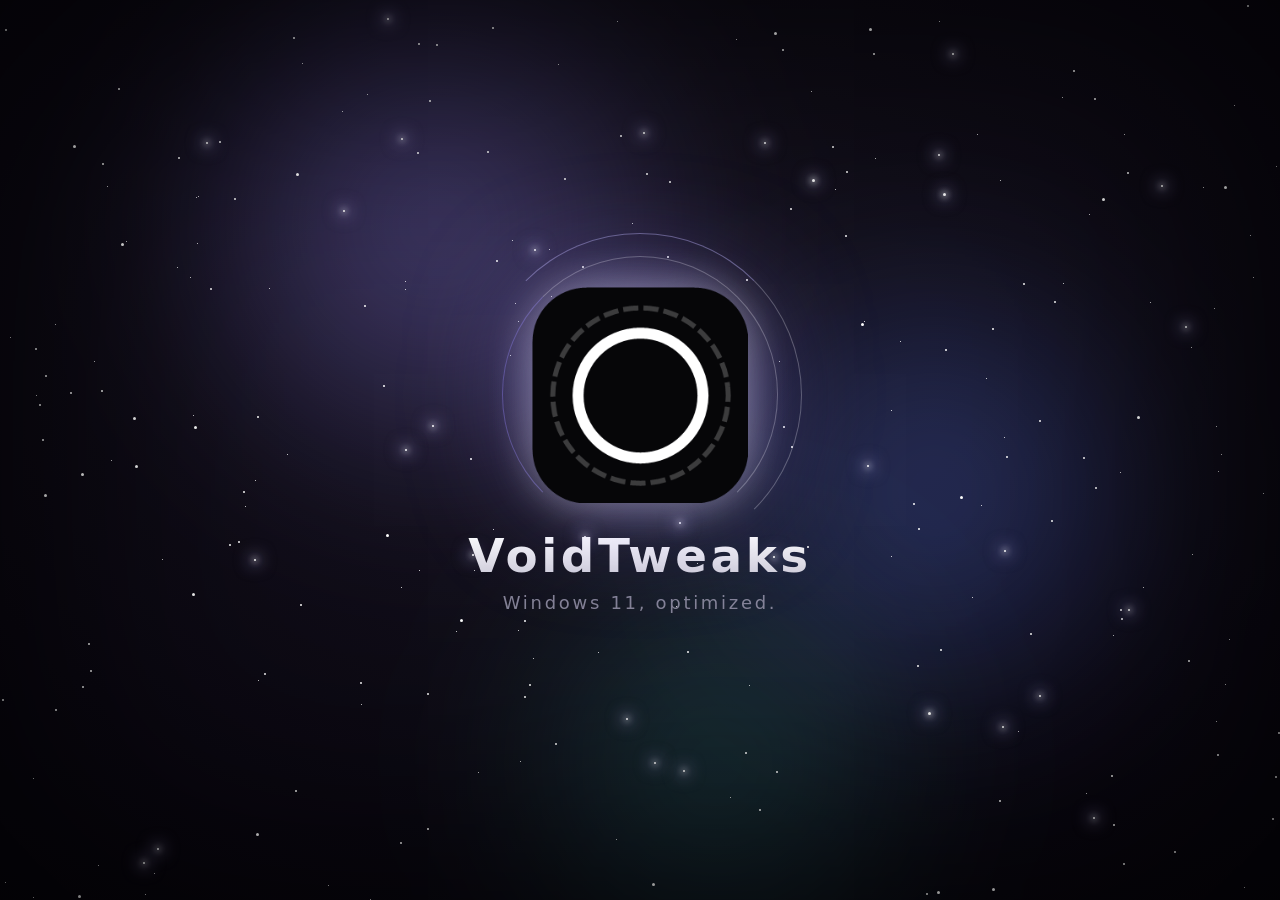
<file: docs/wallpaper/index.html>
<!doctype html>
<html lang="en">
<head>
<meta charset="utf-8" />
<meta name="viewport" content="width=device-width, initial-scale=1" />
<title>VoidTweaks — Live Wallpaper</title>
<style>
  :root { --p:#8B7CF0; --b:#5378ff; --t:#35b9ad; }
  * { margin:0; padding:0; box-sizing:border-box; }
  html,body { width:100%; height:100%; overflow:hidden; background:#000; }
  #sky {
    position:fixed; inset:0;
    background:radial-gradient(130% 120% at 50% 38%, #16131f 0%, #0b0812 46%, #050309 74%, #000 100%);
  }
  /* nebulae */
  .neb { position:absolute; border-radius:50%; filter:blur(70px); mix-blend-mode:screen; }
  .n1 { width:52vw; height:52vw; left:8%;  top:-12%; background:radial-gradient(circle, rgba(139,124,240,.42), transparent 64%); animation:drift1 46s ease-in-out infinite; }
  .n2 { width:46vw; height:46vw; right:4%; top:22%;  background:radial-gradient(circle, rgba(83,120,255,.34), transparent 64%);  animation:drift2 58s ease-in-out infinite; }
  .n3 { width:44vw; height:44vw; left:34%; bottom:-16%; background:radial-gradient(circle, rgba(53,185,173,.26), transparent 64%); animation:drift3 64s ease-in-out infinite; }
  @keyframes drift1 { 0%,100%{transform:translate(0,0)} 50%{transform:translate(4vw,3vh)} }
  @keyframes drift2 { 0%,100%{transform:translate(0,0)} 50%{transform:translate(-3vw,2vh)} }
  @keyframes drift3 { 0%,100%{transform:translate(0,0)} 50%{transform:translate(2vw,-3vh)} }

  /* star field (two layers for parallax) */
  #stars, #stars2 { position:absolute; inset:0; }
  #stars  { animation:spin 420s linear infinite; }
  #stars2 { animation:spin 680s linear infinite reverse; }
  @keyframes spin { to { transform:rotate(360deg); } }
  .s { position:absolute; border-radius:50%; background:#fff; }
  .s.g { box-shadow:0 0 6px 1px rgba(255,255,255,.9), 0 0 16px 4px rgba(173,165,230,.55); }
  @keyframes tw { 0%,100%{opacity:var(--o0)} 50%{opacity:var(--o1)} }

  /* shooting stars */
  .shoot { position:absolute; width:2px; height:2px; background:#fff; border-radius:50%;
           box-shadow:0 0 8px 2px rgba(255,255,255,.8); opacity:0; }
  .shoot::after { content:""; position:absolute; right:2px; top:50%; width:140px; height:1px;
                  background:linear-gradient(90deg, rgba(255,255,255,.8), transparent); transform:translateY(-50%); }
  .sh1 { top:18%; left:70%; animation:shoot 9s ease-in 2s infinite; }
  .sh2 { top:62%; left:85%; animation:shoot 13s ease-in 7s infinite; }
  @keyframes shoot {
    0% { opacity:0; transform:translate(0,0) rotate(18deg); }
    3% { opacity:1; }
    12%{ opacity:0; transform:translate(-46vw,22vh) rotate(18deg); }
    100%{ opacity:0; }
  }

  /* centerpiece */
  .center { position:absolute; inset:0; display:grid; place-items:center; }
  .stack { display:flex; flex-direction:column; align-items:center; animation:float 11s ease-in-out infinite; }
  @keyframes float { 0%,100%{transform:translateY(0)} 50%{transform:translateY(-1.6vh)} }

  .halo { position:relative; width:24vmin; height:24vmin; display:grid; place-items:center; }
  .halo::before { content:""; position:absolute; width:150%; height:150%; border-radius:50%;
    background:radial-gradient(circle, rgba(255,255,255,.22), rgba(139,124,240,.1) 42%, transparent 66%);
    animation:pulse 7s ease-in-out infinite; }
  @keyframes pulse { 0%,100%{opacity:.55; transform:scale(1)} 50%{opacity:.9; transform:scale(1.07)} }
  .ring { position:absolute; width:150%; height:150%; border-radius:50%;
          border:1.5px solid transparent; border-top-color:rgba(173,165,230,.5); border-right-color:rgba(255,255,255,.28);
          animation:spin 24s linear infinite; }
  .ring.r2 { width:128%; height:128%; border-top-color:rgba(255,255,255,.28); border-left-color:rgba(139,124,240,.4); animation:spin 16s linear infinite reverse; }
  .logo { width:100%; height:100%; display:block; border-radius:22%;
          filter:drop-shadow(0 0 22px rgba(255,255,255,.4)) drop-shadow(0 0 60px rgba(139,124,240,.4)); position:relative; z-index:2; }

  .wordmark { margin-top:3.4vh; font-family:'Segoe UI',system-ui,sans-serif; font-weight:800; letter-spacing:.4vmin;
              font-size:5.2vmin; line-height:1; color:#fff;
              background:linear-gradient(180deg,#fff,#cdcbd9); -webkit-background-clip:text; background-clip:text; -webkit-text-fill-color:transparent;
              animation:glowtext 7s ease-in-out infinite; }
  @keyframes glowtext { 0%,100%{filter:drop-shadow(0 0 8px rgba(255,255,255,.12))} 50%{filter:drop-shadow(0 0 18px rgba(139,124,240,.35))} }
  .tag { margin-top:1.4vh; font-family:'Segoe UI',system-ui,sans-serif; font-weight:500; font-size:2vmin; letter-spacing:.3vmin; color:#9a97ad; opacity:.85; }

  .vignette { position:fixed; inset:0; pointer-events:none; box-shadow:inset 0 0 28vmin 8vmin rgba(0,0,0,.6); }
  @media (prefers-reduced-motion: reduce) { * { animation:none !important; } }
</style>
</head>
<body>
<div id="sky">
  <div class="neb n1"></div><div class="neb n2"></div><div class="neb n3"></div>
  <div id="stars2"></div>
  <div id="stars"></div>
  <div class="shoot sh1"></div><div class="shoot sh2"></div>

  <div class="center"><div class="stack">
    <div class="halo">
      <div class="ring"></div><div class="ring r2"></div>
      <img class="logo" src="[data-uri]" alt="VoidTweaks" />
    </div>
    <div class="wordmark">VoidTweaks</div>
    <div class="tag">Windows 11, optimized.</div>
  </div></div>

  <div class="vignette"></div>
</div>

<script>
// scatter stars across the viewport (percent-based so any resolution works)
function field(id, count, big){
  const host = document.getElementById(id);
  let seed = id === 'stars' ? 7 : 99;
  const rnd = ()=>{ seed=(seed*1103515245+12345)&0x7fffffff; return seed/0x7fffffff; };
  let html = '';
  for(let i=0;i<count;i++){
    const sz = big ? (rnd()>.8?3:2) : (rnd()>.9?2:1);
    const o0 = (big?0.25:0.1)+rnd()*0.3, o1 = o0 + 0.25 + rnd()*0.4;
    const dur = (2.5+rnd()*5).toFixed(2), delay = (-rnd()*7).toFixed(2);
    const glow = big && rnd()>0.7 ? ' g' : '';
    html += `<span class="s${glow}" style="left:${(rnd()*100).toFixed(2)}%;top:${(rnd()*100).toFixed(2)}%;width:${sz}px;height:${sz}px;--o0:${o0.toFixed(2)};--o1:${Math.min(1,o1).toFixed(2)};animation:tw ${dur}s ease-in-out ${delay}s infinite"></span>`;
  }
  host.innerHTML = html;
}
field('stars', 150, true);
field('stars2', 110, false);

// be a good wallpaper: fully pause when not visible (Lively pauses on fullscreen apps)
document.addEventListener('visibilitychange', ()=>{
  document.body.style.animationPlayState = document.hidden ? 'paused' : 'running';
});
</script>
</body>
</html>
</file>
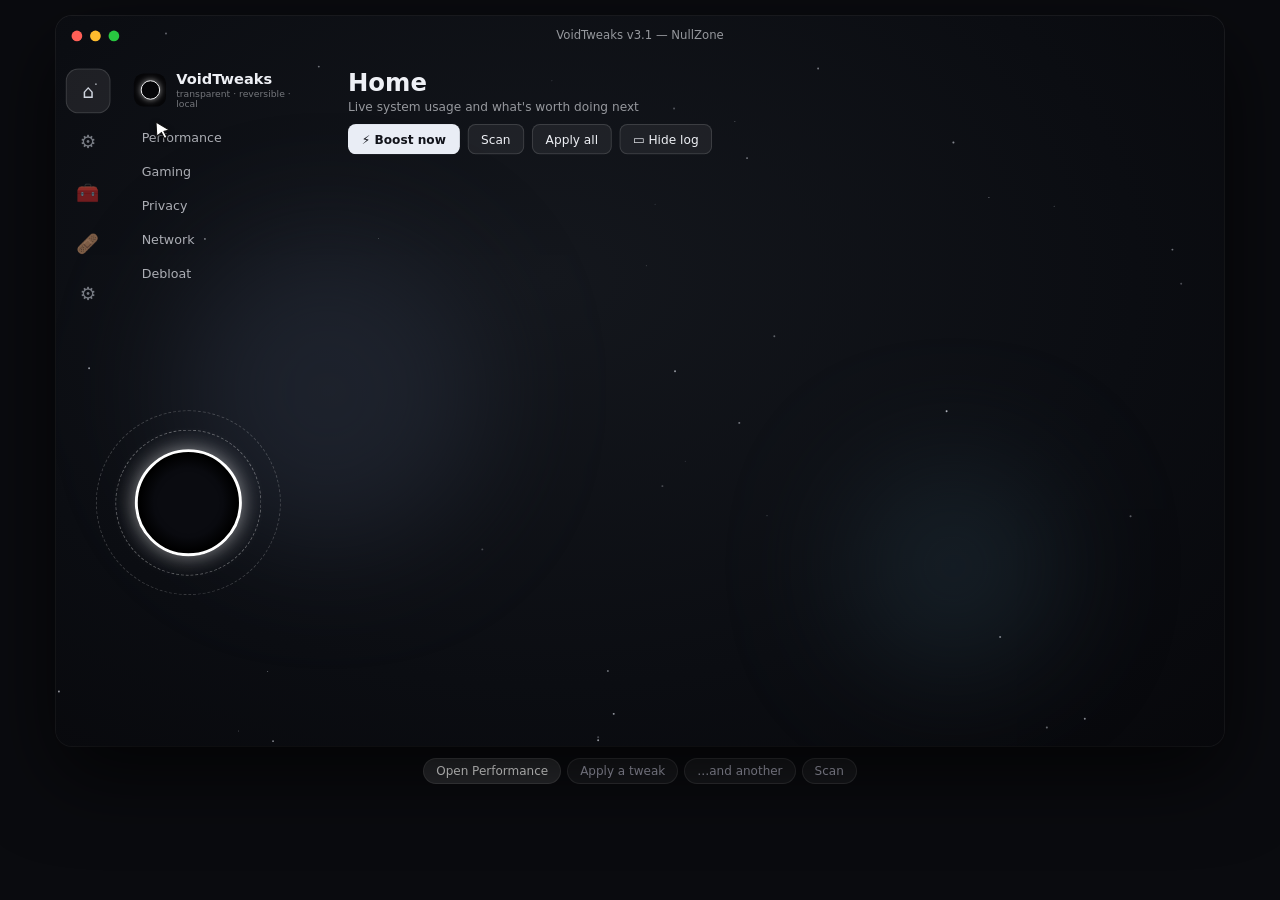
<file: docs/demo.html>
<!doctype html>
<html lang="en">
<head>
<meta charset="utf-8" />
<meta name="viewport" content="width=device-width, initial-scale=1" />
<title>VoidTweaks — demo</title>
<style>
  /* ---- all classes prefixed vtd- (one window, one prefix) ---- */
  :root { --k: 1; }
  * { box-sizing: border-box; }
  html, body { margin: 0; background: #0a0b0f; color: #eef0f5; font-family: "Segoe UI", system-ui, sans-serif; }
  .vtd-wrap { width: 100%; max-width: 1200px; margin: 0 auto; padding: 16px; }
  .vtd-frame { position: relative; width: 100%; aspect-ratio: 1200 / 750;
    border-radius: 16px; overflow: hidden; box-shadow: 0 30px 80px #000a, 0 0 0 1px #ffffff14; background: #0a0b0f; }
  .vtd-stage { position: absolute; top: 0; left: 0; width: 1200px; height: 750px; transform-origin: 0 0; transform: scale(var(--k)); }

  /* graphite animated background + stars */
  .vtd-bg { position: absolute; inset: 0; background:
      radial-gradient(1100px 760px at 42% 36%, #14171d 0%, #0b0d12 55%, #060609 100%); }
  .vtd-glow { position: absolute; border-radius: 50%; filter: blur(60px); opacity: .5; }
  .vtd-g1 { width: 320px; height: 320px; left: 10%; top: 30%; background: #2a3140; animation: vtd-drift1 13s ease-in-out infinite; }
  .vtd-g2 { width: 220px; height: 220px; right: 14%; bottom: 10%; background: #20303a; animation: vtd-drift2 17s ease-in-out infinite; }
  @keyframes vtd-drift1 { 0%,100%{transform:translate(0,0)} 50%{transform:translate(40px,-30px)} }
  @keyframes vtd-drift2 { 0%,100%{transform:translate(0,0)} 50%{transform:translate(-36px,24px)} }
  .vtd-star { position: absolute; width: 2px; height: 2px; border-radius: 50%; background: #eaeef8; opacity: .5; }

  /* blackhole, lower-left */
  .vtd-hole { position: absolute; left: 36px; bottom: 150px; width: 200px; height: 200px; }
  .vtd-ring { position: absolute; inset: 0; margin: auto; border-radius: 50%; }
  .vtd-core { width: 110px; height: 110px; border: 3px solid #fff; box-shadow: 0 0 22px #fff8, inset 0 0 16px #0009;
     background: radial-gradient(circle,#0a0b10 48%, #000 70%); }
  .vtd-r1 { width: 150px; height: 150px; border: 1.5px dashed #ffffff55; animation: vtd-spin 24s linear infinite; }
  .vtd-r2 { width: 190px; height: 190px; border: 1px dashed #ffffff33; animation: vtd-spin 40s linear infinite reverse; }
  @keyframes vtd-spin { to { transform: rotate(360deg); } }

  /* chrome */
  .vtd-top { position: absolute; left: 0; right: 0; top: 0; height: 40px; display: flex; align-items: center; gap: 8px; padding: 0 16px; }
  .vtd-dot { width: 11px; height: 11px; border-radius: 50%; }
  .vtd-title { position: absolute; left: 0; right: 0; text-align: center; font-size: 12px; opacity: .6; }

  /* three-pane */
  .vtd-rail { position: absolute; left: 0; top: 40px; bottom: 0; width: 66px; display: flex; flex-direction: column;
     align-items: center; gap: 6px; padding-top: 14px; }
  .vtd-ri { width: 46px; height: 46px; border-radius: 13px; display: grid; place-items: center; font-size: 19px; opacity: .55; color: #cfd4de;
     border: 1px solid transparent; transition: background .2s, opacity .2s, border-color .2s; }
  .vtd-ri.on { background: #ffffff14; opacity: 1; border-color: #ffffff22; }

  .vtd-nav { position: absolute; left: 66px; top: 40px; bottom: 0; width: 212px; padding: 14px 10px; }
  .vtd-brand { display: flex; align-items: center; gap: 10px; margin: 2px 4px 12px; }
  .vtd-blogo { width: 34px; height: 34px; border-radius: 10px; background: #060608; display: grid; place-items: center; }
  .vtd-blogo i { width: 20px; height: 20px; border-radius: 50%; border: 1.6px solid #fff; box-shadow: 0 0 7px #fff9; display: block; }
  .vtd-bt { font-weight: 800; font-size: 15px; } .vtd-bs { font-size: 9.5px; opacity: .45; }
  .vtd-ni { padding: 9px 12px; border-radius: 10px; font-size: 13px; opacity: .72; color: #e7e9f0; margin-bottom: 2px; transition: background .2s, opacity .2s; }
  .vtd-ni.on { background: #ffffff1c; opacity: 1; font-weight: 600; }

  .vtd-main { position: absolute; left: 278px; right: 0; top: 40px; bottom: 0; padding: 14px 22px; }
  .vtd-h1 { font-size: 25px; font-weight: 800; }
  .vtd-sub { font-size: 12.5px; opacity: .6; margin: 3px 0 10px; }
  .vtd-tools { display: flex; gap: 8px; flex-wrap: wrap; margin-bottom: 14px; }
  .vtd-btn { font-size: 12.5px; padding: 7px 13px; border-radius: 8px; border: 1px solid #ffffff22; background: #ffffff10; color: #eef0f5; }
  .vtd-btn.pri { background: #e9edf5; color: #11131a; border-color: transparent; font-weight: 600; }

  /* cards */
  .vtd-card { display: flex; align-items: center; gap: 15px; background: #14151a; border: 1px solid #ffffff1c;
     border-radius: 14px; padding: 15px 16px; margin-bottom: 11px; position: relative; overflow: hidden; }
  .vtd-acc { position: absolute; left: 0; top: 0; bottom: 0; width: 4px; background: #9a9aa6; transition: background .35s, box-shadow .35s; }
  .vtd-card.applied .vtd-acc { background: #4CC38A; box-shadow: 0 0 14px #4CC38A99; }
  .vtd-tile { width: 44px; height: 44px; border-radius: 11px; flex: none; display: grid; place-items: center; font-size: 20px; }
  .vtd-ct { font-size: 15.5px; font-weight: 600; } .vtd-cd { font-size: 12px; opacity: .6; margin-top: 4px; max-width: 440px; }
  .vtd-badges { margin-top: 8px; display: flex; gap: 6px; }
  .vtd-bdg { font-size: 9.5px; font-weight: 700; padding: 2px 7px; border-radius: 5px; background: #ffffff14; color: #cfd4de; }
  .vtd-right { margin-left: auto; display: flex; align-items: center; }
  .vtd-sw { width: 44px; height: 24px; border-radius: 12px; background: #ffffff22; position: relative; transition: background .3s; }
  .vtd-sw i { position: absolute; top: 3px; left: 3px; width: 18px; height: 18px; border-radius: 50%; background: #fff; transition: left .3s; }
  .vtd-card.applied .vtd-sw { background: #4CC38A; } .vtd-card.applied .vtd-sw i { left: 23px; }

  /* toast + cursor */
  .vtd-toast { position: absolute; right: 24px; bottom: 22px; background: #24222f; border: 1px solid #ffffff3a; border-radius: 10px;
     padding: 10px 15px; font-size: 13px; font-weight: 600; box-shadow: 0 10px 30px #0008; opacity: 0; transform: translateY(8px); }
  .vtd-cursor { position: absolute; width: 22px; height: 22px; margin: -2px 0 0 -2px; pointer-events: none; filter: drop-shadow(0 2px 3px #0008); z-index: 50; }

  .vtd-bar { display: flex; gap: 6px; justify-content: center; padding: 12px 0 2px; flex-wrap: wrap; }
  .vtd-bar button { font: inherit; font-size: 12px; color: #aab; background: #ffffff0f; border: 1px solid #ffffff1c; border-radius: 999px; padding: 5px 12px; cursor: pointer; }
  .vtd-bar button[aria-current="step"] { color: #fff; background: #ffffff22; }
  figure { margin: 0; }
  @media (prefers-reduced-motion: reduce) { .vtd-g1,.vtd-g2,.vtd-r1,.vtd-r2 { animation: none !important; } }
</style>
</head>
<body>
<div class="vtd-wrap">
  <figure>
    <div class="vtd-frame" id="vtd-frame" role="img"
         aria-label="VoidTweaks demo: open Performance, apply a tweak, run a scan">
      <div class="vtd-stage" id="vtd-stage">
        <div class="vtd-bg"></div>
        <div class="vtd-glow vtd-g1"></div>
        <div class="vtd-glow vtd-g2"></div>
        <div id="vtd-stars"></div>
        <div class="vtd-hole">
          <div class="vtd-ring vtd-r2"></div>
          <div class="vtd-ring vtd-r1"></div>
          <div class="vtd-ring vtd-core"></div>
        </div>

        <div class="vtd-top">
          <span class="vtd-dot" style="background:#ff5f57"></span>
          <span class="vtd-dot" style="background:#febc2e"></span>
          <span class="vtd-dot" style="background:#28c840"></span>
          <span class="vtd-title">VoidTweaks v3.1 — NullZone</span>
        </div>

        <div class="vtd-rail">
          <div class="vtd-ri on">⌂</div><div class="vtd-ri" id="vtd-rail-opt">⚙</div>
          <div class="vtd-ri">🧰</div><div class="vtd-ri">🩹</div><div class="vtd-ri">⚙</div>
        </div>

        <div class="vtd-nav">
          <div class="vtd-brand">
            <div class="vtd-blogo"><i></i></div>
            <div><div class="vtd-bt">VoidTweaks</div><div class="vtd-bs">transparent · reversible · local</div></div>
          </div>
          <div class="vtd-ni" id="vtd-nav-perf">Performance</div>
          <div class="vtd-ni">Gaming</div>
          <div class="vtd-ni">Privacy</div>
          <div class="vtd-ni">Network</div>
          <div class="vtd-ni">Debloat</div>
        </div>

        <div class="vtd-main">
          <div class="vtd-h1" id="vtd-title">Home</div>
          <div class="vtd-sub" id="vtd-sub">Live system usage and what's worth doing next</div>
          <div class="vtd-tools">
            <div class="vtd-btn pri">⚡ Boost now</div>
            <div class="vtd-btn" id="vtd-scan">Scan</div>
            <div class="vtd-btn">Apply all</div>
            <div class="vtd-btn">▭ Hide log</div>
          </div>
          <div id="vtd-cards"></div>
        </div>

        <div class="vtd-toast" id="vtd-toast">Applied ✓</div>
        <svg class="vtd-cursor" id="vtd-cursor" viewBox="0 0 24 24"><path fill="#fff" stroke="#111" stroke-width="1.2" d="M4 2l15 9-6 1.6 3.4 6.5-2.8 1.5-3.4-6.6L5 18z"/></svg>
      </div>
    </div>
    <figcaption class="vtd-bar" id="vtd-bar" aria-hidden="false"></figcaption>
  </figure>
</div>

<script>
/* ---------- tiny View(t) engine (vanilla), per html-demo contract ---------- */
const stage = document.getElementById('vtd-stage');
const frame = document.getElementById('vtd-frame');
function fit(){ document.documentElement.style.setProperty('--k', frame.clientWidth/1200); }
new ResizeObserver(fit).observe(frame); fit();

// stars
(function(){ let h=''; for(let i=0;i<40;i++){ const x=Math.random()*1200,y=Math.random()*750,o=(.25+Math.random()*.5).toFixed(2),s=(1+Math.random()*1.4).toFixed(1);
  h+=`<div class="vtd-star" style="left:${x|0}px;top:${y|0}px;width:${s}px;height:${s}px;opacity:${o}"></div>`; } document.getElementById('vtd-stars').innerHTML=h; })();

const TWEAKS = [
  { t:'Remove startup app delay', d:"Launch startup apps right away instead of after Windows' ~10s wait.", ic:'🚀', c:'#9ED2A0', risk:'low risk' },
  { t:'Favor the app you\'re using', d:'Give the foreground app more CPU priority for snappier response.', ic:'⚡', c:'#9ED2A0', risk:'low risk' },
  { t:'Disable hibernation', d:'Frees several GB (hiberfil.sys) and removes the slow hybrid-boot path.', ic:'🛏', c:'#9ED2A0', risk:'med risk', admin:true },
  { t:'Ultimate Performance plan', d:'Unlocks the hidden max-performance power scheme.', ic:'🏁', c:'#9ED2A0', risk:'low risk', admin:true },
  { t:'Disable power throttling', d:'Stops Windows throttling background apps on the plugged-in profile.', ic:'🔋', c:'#9ED2A0', risk:'low risk', admin:true },
];
const cardsEl = document.getElementById('vtd-cards');
let _cardSig = '';
function renderCards(reveal, appliedSet, stagger){
  const sig = reveal + '|' + [...appliedSet].sort().join(',') + '|' + stagger;
  if(sig === _cardSig) return;          // only rebuild when state actually changes
  _cardSig = sig;
  let h='';
  TWEAKS.forEach((w,i)=>{
    if(i>=reveal) return;
    const on = appliedSet.has(i) ? ' applied':'';
    const delay = (Math.min(i,14)*0.032);
    const anim = stagger ? `animation:vtd-in .34s cubic-bezier(.2,.7,.1,1) ${delay}s both` : '';
    h+=`<div class="vtd-card${on}" data-i="${i}" style="${anim}">
      <div class="vtd-acc"></div>
      <div class="vtd-tile" style="background:${w.c}22;color:${w.c}">${w.ic}</div>
      <div><div class="vtd-ct">${w.t}</div><div class="vtd-cd">${w.d}</div>
        <div class="vtd-badges"><span class="vtd-bdg">${w.risk}</span>${w.admin?'<span class="vtd-bdg">ADMIN</span>':''}</div></div>
      <div class="vtd-right"><div class="vtd-sw"><i></i></div></div>
    </div>`;
  });
  cardsEl.innerHTML = h;
}
const kf = document.createElement('style');
kf.textContent = '@keyframes vtd-in{from{opacity:0;transform:translateY(16px)}to{opacity:1;transform:none}}';
document.head.appendChild(kf);

const cur = document.getElementById('vtd-cursor');
const toast = document.getElementById('vtd-toast');
const titleEl = document.getElementById('vtd-title'), subEl = document.getElementById('vtd-sub');

// aim points (design-space 1200x750 coords; left pane offsets baked in)
const AIM = {
  home:   [150, 70],
  railOpt:[99, 110],
  perf:   [170, 175],     // Performance nav item
  sw0:    [1120, 300],    // first card toggle (approx; main starts x=278, card right)
  scan:   [405, 150],
  rest:   [900, 560],
};
function ease(t,a,b){ if(t<=a)return 0; if(t>=b)return 1; const x=(t-a)/(b-a); return 1-Math.pow(1-x,3); }
// glide cursor between waypoints [ [tStart,tEnd,x,y], ... ]
function glide(t, legs){
  let c = legs[0]; for(const L of legs){ if(t>=L[0]) c=L; }
  // interpolate within current leg
  for(let i=0;i<legs.length;i++){ const L=legs[i]; if(t>=L[0]&&t<=L[1]){ const p=ease(t,L[0],L[1]); const prev=i>0?legs[i-1]:L;
     return [prev[2]+(L[2]-prev[2])*p, prev[3]+(L[3]-prev[3])*p]; } }
  return [c[2],c[3]];
}

/* ---------- steps ---------- */
const STEPS = [
  { id:'perf', name:'Open Performance', dur:5.5, view(t){
      titleEl.textContent = t>2.1?'Performance':'Home';
      subEl.textContent = t>2.1?'13 tweak(s) · 0 applied':"Live system usage and what's worth doing next";
      setNav(t>2.1);
      renderCards(t>2.3 ? 5 : 0, APPLIED, true);
      const [x,y]=glide(t, [[0,0,150,70],[0.5,1.4,99,110],[1.6,2.1,170,175]]);
      place(x,y, t>1.7&&t<2.0);
    }},
  { id:'apply', name:'Apply a tweak', dur:5.5, view(t){
      titleEl.textContent='Performance'; subEl.textContent = `13 tweak(s) · ${APPLIED.size} applied`;
      setNav(true); renderCards(5, APPLIED, false);
      const [x,y]=glide(t, [[0,0,170,175],[0.4,1.3,1150,187]]);
      if(t>1.5 && !APPLIED.has(0)){ APPLIED.add(0); renderCards(5,APPLIED,false); showToast(); }
      place(x,y, t>1.25&&t<1.5);
    }},
  { id:'apply2', name:'…and another', dur:5, view(t){
      titleEl.textContent='Performance'; subEl.textContent=`13 tweak(s) · ${APPLIED.size} applied`;
      setNav(true); renderCards(5, APPLIED, false);
      const [x,y]=glide(t, [[0,0,1150,187],[0.4,1.3,1150,361]]);
      if(t>1.5 && !APPLIED.has(2)){ APPLIED.add(2); renderCards(5,APPLIED,false); showToast(); }
      place(x,y, t>1.25&&t<1.5);
    }},
  { id:'scan', name:'Scan', dur:5, view(t){
      titleEl.textContent='Performance'; subEl.textContent=`13 tweak(s) · ${APPLIED.size} applied`;
      setNav(true); renderCards(5, APPLIED, false);
      document.getElementById('vtd-scan').textContent = (t>1.6&&t<3.2)?'Scanning…':'Scan';
      const [x,y]=glide(t, [[0,0,1150,361],[0.5,1.4,405,118]]);
      place(x,y, t>1.3&&t<1.55);
      cur.style.opacity = t>3.6? Math.max(0,1-(t-3.6)/0.8) : 1;
    }},
];
const APPLIED = new Set();
function setNav(on){
  document.getElementById('vtd-nav-perf').classList.toggle('on', on);
  document.getElementById('vtd-rail-opt').classList.toggle('on', on);
  document.querySelectorAll('.vtd-ri')[0].classList.toggle('on', !on);
}
function place(x,y,press){ cur.style.left=x+'px'; cur.style.top=y+'px'; cur.style.transform='scale('+(press?0.9:1)+')'; }
let toastUntil=0;
function showToast(){ toastUntil = clock()+2.2; }
function paintToast(){ const on = clock()<toastUntil; toast.style.opacity=on?1:0; toast.style.transform='translateY('+(on?0:8)+'px)'; }

/* ---------- clock / loop ---------- */
const bar = document.getElementById('vtd-bar');
STEPS.forEach((s,i)=>{ const b=document.createElement('button'); b.textContent=s.name; b.onclick=()=>jump(i);
  if(i===0)b.setAttribute('aria-current','step'); bar.appendChild(b); });
let si=0, st=0, last=performance.now(), playing=true, _clock=0;
function clock(){ return _clock; }
const TOTAL = STEPS.reduce((a,s)=>a+s.dur,0);
function resetSim(){ APPLIED.clear(); toastUntil=0; }
function jump(i){ si=i; st=0; if(i===0) resetSim(); mark(); }
function mark(){ [...bar.children].forEach((b,i)=> i===si?b.setAttribute('aria-current','step'):b.removeAttribute('aria-current')); }
const reduce = matchMedia('(prefers-reduced-motion: reduce)').matches;
let onScreen=true;
new IntersectionObserver(e=>{ onScreen=e[0].isIntersecting; },{threshold:.3}).observe(frame);

function tick(now){
  let dt=Math.min(.25,(now-last)/1000); last=now;
  if(playing && onScreen && !document.hidden && !reduce){
    st+=dt; _clock+=dt;
    if(st>=STEPS[si].dur){ st=0; si=(si+1)%STEPS.length; if(si===0) resetSim(); mark(); }
  }
  STEPS[si].view(reduce?STEPS[si].dur:st);
  paintToast();
  requestAnimationFrame(tick);
}
if(reduce){ // designed end frame: everything applied, Performance open
  APPLIED.add(0); APPLIED.add(2); si=STEPS.length-1; mark(); STEPS[si].view(STEPS[si].dur);
}
requestAnimationFrame(tick);
window.__reset = () => jump(0);   // used by the GIF recorder to start a clean loop
</script>
</body>
</html>
</file>
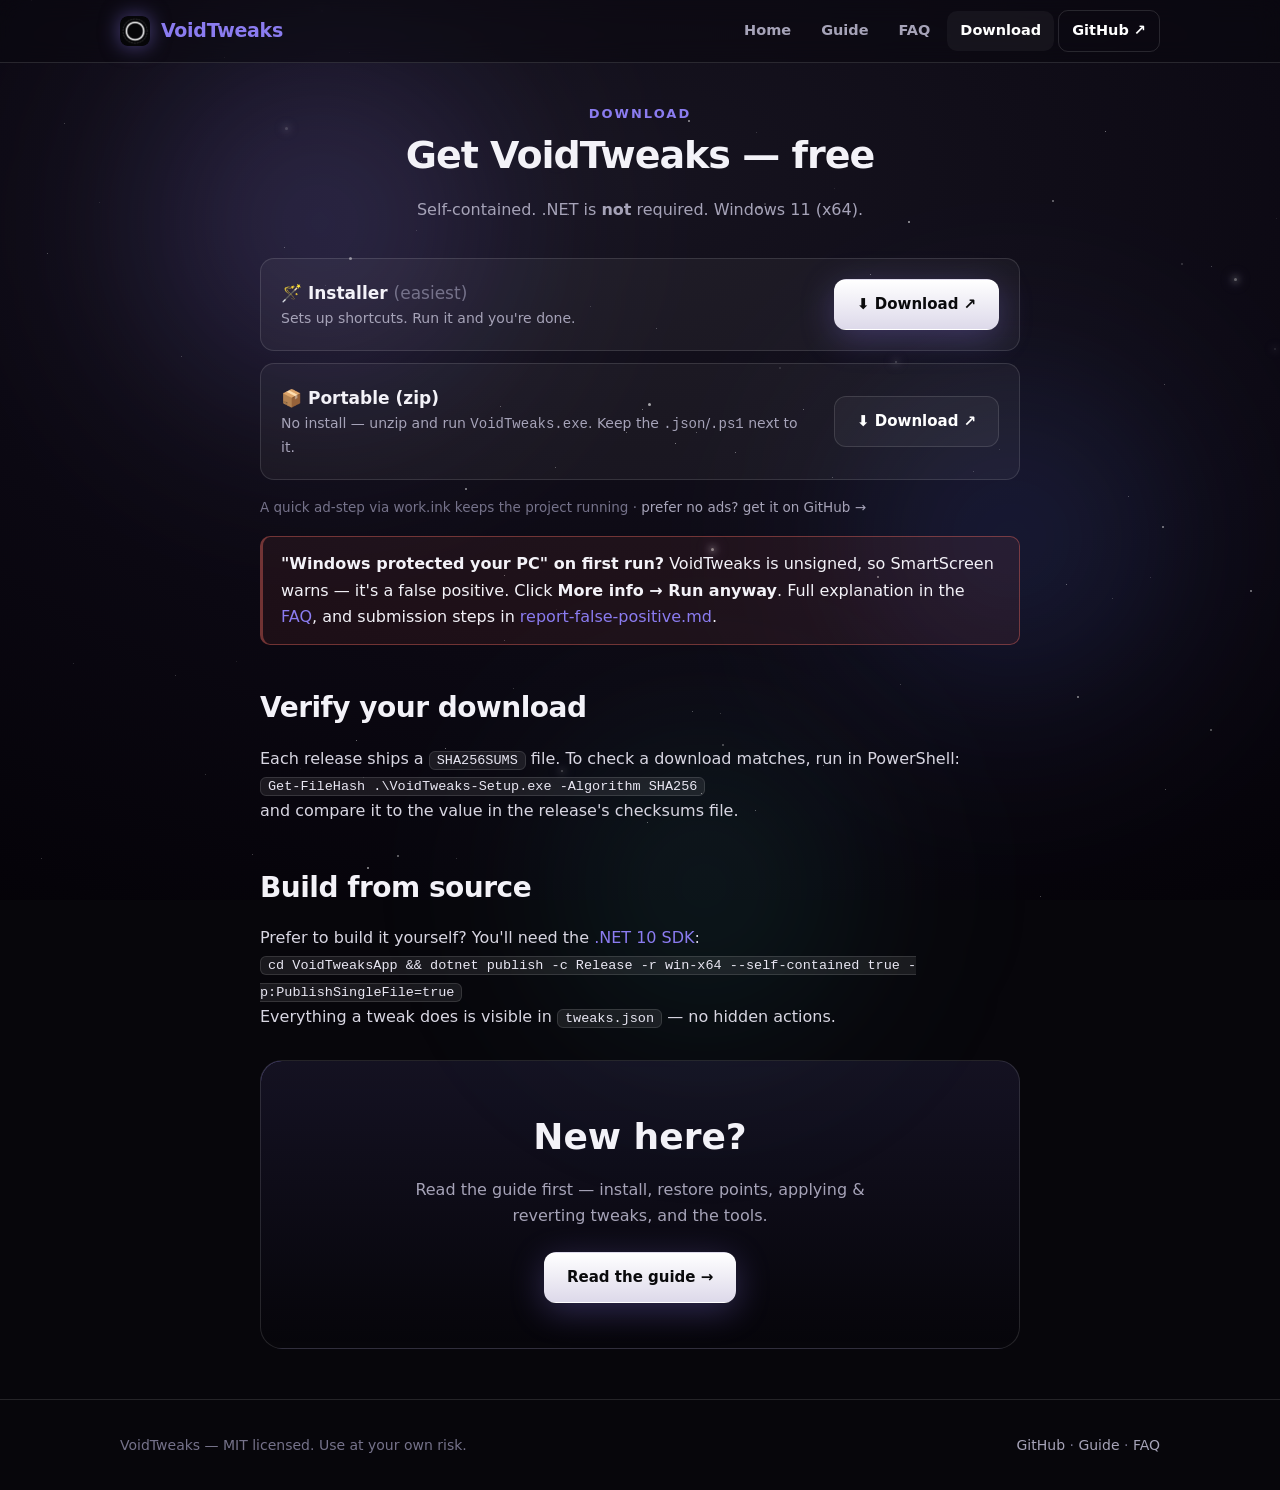
<file: site/download.html>
<!doctype html>
<html lang="en">
<head>
<meta charset="utf-8" />
<meta name="viewport" content="width=device-width, initial-scale=1" />
<title>Download — VoidTweaks</title>
<meta name="description" content="Download VoidTweaks free — installer or portable zip, self-contained (no .NET required), with SHA-256 checksums." />
<link rel="icon" href="assets/logo.png" />
<link rel="stylesheet" href="assets/style.css" />
</head>
<body>
<div class="sky"><div class="neb a"></div><div class="neb b"></div><div class="neb c"></div></div>
<div id="stars"></div>

<header class="nav"><div class="wrap">
  <a class="brand" href="index.html"><img src="assets/logo.png" alt="" />VoidTweaks</a>
  <nav>
    <a href="index.html">Home</a>
    <a href="guide.html">Guide</a>
    <a href="faq.html">FAQ</a>
    <a href="download.html" class="active">Download</a>
    <a class="gh" href="https://github.com/VoidUserFR/VoidTweaks-Windows">GitHub ↗</a>
  </nav>
</div></header>

<main class="wrap" style="padding-top:40px;max-width:800px">
  <div class="sec-head"><div class="eyebrow">Download</div><h2>Get VoidTweaks — free</h2><p>Self-contained. .NET is <b>not</b> required. Windows 11 (x64).</p></div>

  <div class="dl">
    <div class="meta"><h3>🪄 Installer <span style="color:var(--faint);font-weight:500">(easiest)</span></h3><p>Sets up shortcuts. Run it and you're done.</p></div>
    <a class="btn primary" data-vt="download" href="#">⬇ Download ↗</a>
  </div>
  <div class="dl">
    <div class="meta"><h3>📦 Portable (zip)</h3><p>No install — unzip and run <code>VoidTweaks.exe</code>. Keep the <code>.json</code>/<code>.ps1</code> next to it.</p></div>
    <a class="btn ghost" data-vt="download" href="#">⬇ Download ↗</a>
  </div>
  <p class="adstep-note" data-vt-fallback style="display:none">A quick ad-step via <span id="lockerName">work.ink</span> keeps the project running · <a data-vt="releases" href="#">prefer no ads? get it on GitHub →</a></p>

  <div class="note warn">
    <b>"Windows protected your PC" on first run?</b> VoidTweaks is unsigned, so SmartScreen warns — it's a false positive. Click <b>More info → Run anyway</b>. Full explanation in the <a href="faq.html">FAQ</a>, and submission steps in <a href="https://github.com/VoidUserFR/VoidTweaks-Windows/blob/main/docs/report-false-positive.md">report-false-positive.md</a>.
  </div>

  <div class="prose" style="margin-top:10px">
    <h2>Verify your download</h2>
    <p>Each release ships a <code>SHA256SUMS</code> file. To check a download matches, run in PowerShell:</p>
    <p><code>Get-FileHash .\VoidTweaks-Setup.exe -Algorithm SHA256</code></p>
    <p>and compare it to the value in the release's checksums file.</p>

    <h2>Build from source</h2>
    <p>Prefer to build it yourself? You'll need the <a href="https://dotnet.microsoft.com/download">.NET 10 SDK</a>:</p>
    <p><code>cd VoidTweaksApp &amp;&amp; dotnet publish -c Release -r win-x64 --self-contained true -p:PublishSingleFile=true</code></p>
    <p>Everything a tweak does is visible in <code>tweaks.json</code> — no hidden actions.</p>
  </div>

  <div class="cta-band" style="margin-top:30px">
    <h2>New here?</h2>
    <p>Read the guide first — install, restore points, applying &amp; reverting tweaks, and the tools.</p>
    <a class="btn primary" href="guide.html">Read the guide →</a>
  </div>
</main>

<footer><div class="wrap">
  <div>VoidTweaks — MIT licensed. Use at your own risk.</div>
  <div><a href="https://github.com/VoidUserFR/VoidTweaks-Windows">GitHub</a> · <a href="guide.html">Guide</a> · <a href="faq.html">FAQ</a></div>
</div></footer>
<script src="assets/config.js"></script>
<script src="assets/stars.js"></script>
</body>
</html>
</file>
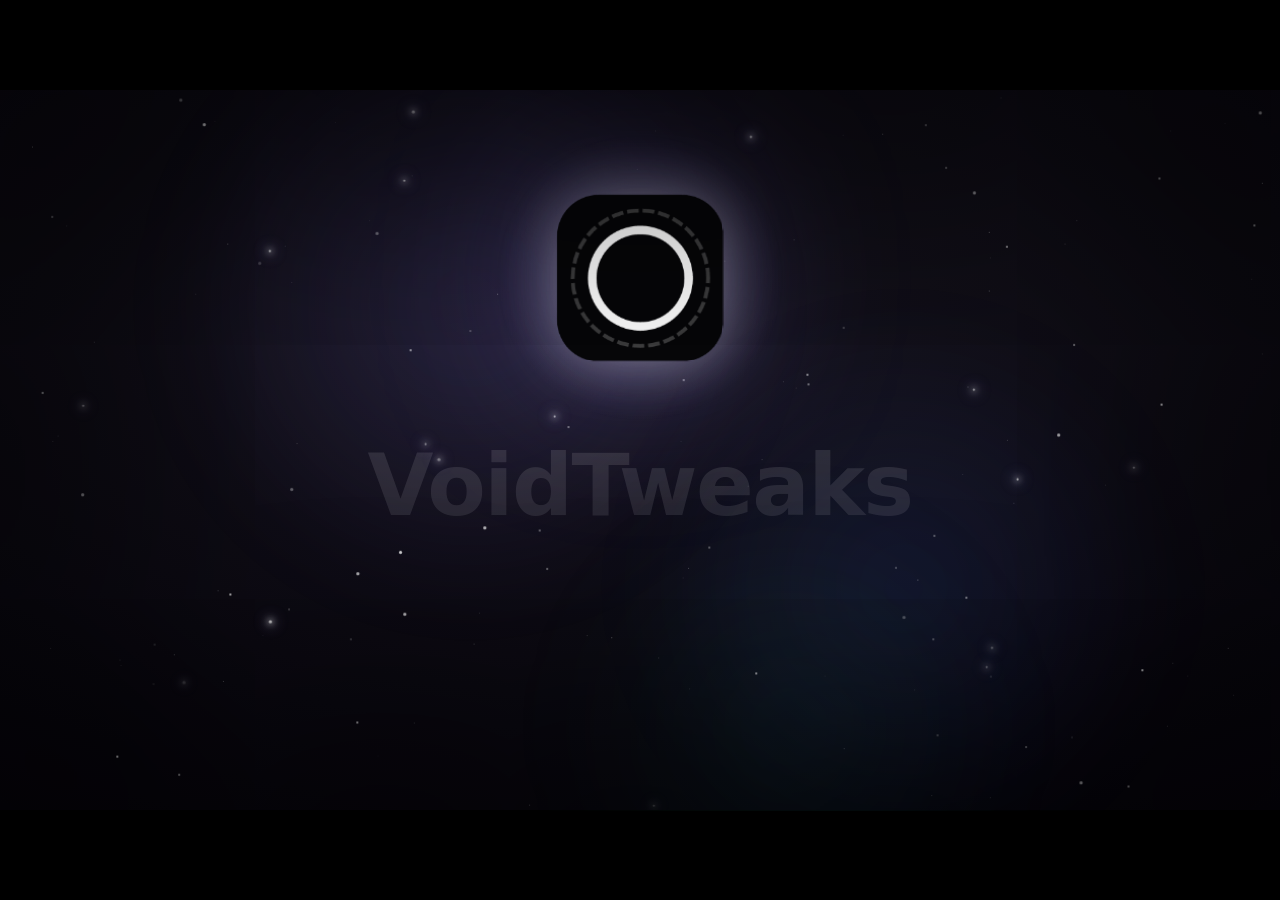
<file: docs/promo/ad-intro.html>
<!doctype html>
<html lang="en">
<head>
<meta charset="utf-8" />
<meta name="viewport" content="width=device-width, initial-scale=1" />
<title>VoidTweaks — Ad Intro</title>
<style>
  :root { --ink:#F6F6F9; }
  * { margin:0; padding:0; box-sizing:border-box; }
  html,body { background:#000; height:100%; overflow:hidden; }
  #wrap { position:absolute; inset:0; }
  #stage {
    position:absolute; width:1200px; height:675px; transform-origin:0 0;
    background:radial-gradient(130% 110% at 50% 34%, #15131c 0%, #0a0810 50%, #050309 76%, #000 100%);
    font-family:'Segoe UI',system-ui,sans-serif; color:var(--ink); overflow:hidden;
  }
  /* --- signature dark-galaxy background --- */
  .neb { position:absolute; border-radius:50%; filter:blur(46px); opacity:.55; will-change:transform; }
  .neb.a { width:620px; height:620px; left:120px; top:-120px;
           background:radial-gradient(circle, rgba(139,124,240,.30), rgba(139,124,240,0) 65%); }
  .neb.b { width:560px; height:560px; right:60px; top:180px;
           background:radial-gradient(circle, rgba(83,120,255,.22), rgba(83,120,255,0) 65%); }
  .neb.c { width:500px; height:500px; left:40%; bottom:-180px;
           background:radial-gradient(circle, rgba(53,185,173,.16), rgba(53,185,173,0) 65%); }
  .stars, .starsFar { position:absolute; inset:0; }
  .star { position:absolute; border-radius:50%; background:#fff; will-change:opacity; }
  .star.glow { box-shadow:0 0 6px 1px rgba(255,255,255,.9), 0 0 14px 3px rgba(173,165,230,.5); }

  .logo { position:absolute; left:50%; top:26%; width:154px; height:154px; transform:translate(-50%,-50%); will-change:transform; }
  .logo img { width:100%; height:100%; display:block; border-radius:34px;
              filter:drop-shadow(0 0 28px rgba(255,255,255,.4)) drop-shadow(0 0 80px rgba(139,124,240,.35)); }
  .glowCore { position:absolute; left:50%; top:26%; width:300px; height:300px; transform:translate(-50%,-50%);
          border-radius:50%; background:radial-gradient(circle, rgba(255,255,255,.2), rgba(139,124,240,.08) 40%, rgba(255,255,255,0) 64%); }

  .wordmark { position:absolute; left:0; right:0; top:47%; text-align:center; opacity:0;
              font-size:80px; font-weight:800; letter-spacing:-1.5px; line-height:1; }
  .wordmark .w { display:inline-block; padding:0 6px;
                 background:linear-gradient(180deg,#fff,#d0ced9); -webkit-background-clip:text; background-clip:text; color:transparent; }

  .tag { position:absolute; left:0; right:0; top:58.5%; text-align:center; font-size:23px; font-weight:500; color:#c9c7d5; opacity:0; }
  .tag .hl { position:relative; color:#0a0a0c; font-weight:700; padding:0 8px; z-index:1; }
  .tag .hl::before { content:""; position:absolute; left:0; bottom:1px; height:78%; width:100%; z-index:-1;
                     background:#fff; border-radius:3px; transform-origin:left center; transform:scaleX(var(--hl,0)); }

  .chips { position:absolute; left:0; right:0; top:66.5%; display:flex; gap:16px; justify-content:center; }
  .chip { opacity:0; padding:12px 22px; border-radius:14px; font-size:18px; font-weight:500; color:#dcdae6;
          background:rgba(255,255,255,.05); border:1px solid rgba(255,255,255,.15); display:flex; align-items:center; gap:9px;
          box-shadow:0 2px 20px rgba(139,124,240,.06); }
  .chip b { color:#fff; font-weight:800; }

  .cta { position:absolute; left:0; right:0; top:78%; text-align:center; opacity:0; }
  .cta .btn { display:inline-block; padding:15px 36px; border-radius:13px; font-size:20px; font-weight:700;
              color:#0a0a0c; background:linear-gradient(180deg,#fff,#dedce8); box-shadow:0 10px 44px rgba(139,124,240,.28); }
  .cta .sub { margin-top:11px; font-size:14px; color:#908ea0; letter-spacing:.4px; }
  .vignette { position:absolute; inset:0; box-shadow:inset 0 0 240px 80px rgba(0,0,0,.6); pointer-events:none; }
</style>
</head>
<body>
<div id="wrap"><div id="stage">
  <div class="neb a" id="nebA"></div>
  <div class="neb b" id="nebB"></div>
  <div class="neb c" id="nebC"></div>
  <div class="starsFar" id="starsFar"></div>
  <div class="stars" id="stars"></div>

  <div class="glowCore" id="glow"></div>
  <div class="logo" id="logo"><img src="../img/logo.png" alt="VoidTweaks" /></div>

  <div class="wordmark" id="wordmark"><span class="w">VoidTweaks</span></div>
  <div class="tag" id="tag">Windows 11, optimized. <span class="hl" id="hl">Free</span> &amp; fully reversible.</div>

  <div class="chips" id="chips">
    <div class="chip"><b>142</b> tweaks</div>
    <div class="chip"><b>1-click</b> revert</div>
    <div class="chip"><b>0</b> telemetry</div>
  </div>
  <div class="cta" id="cta">
    <div class="btn">⬇ Download free</div>
    <div class="sub">MIT · OPEN-SOURCE · NO ACCOUNT</div>
  </div>
  <div class="vignette"></div>
</div></div>

<script>
const stage = document.getElementById('stage'), wrap = document.getElementById('wrap');
function fit(){ const k = Math.min(wrap.clientWidth/1200, wrap.clientHeight/675);
  stage.style.transform = `scale(${k})`;
  stage.style.left = (wrap.clientWidth-1200*k)/2+'px'; stage.style.top=(wrap.clientHeight-675*k)/2+'px'; }
new ResizeObserver(fit).observe(wrap); fit();

const DUR = 13.5, TAU = Math.PI*2;

// seeded RNG so the field is identical every render
let seed = 20261117; const rnd = ()=>{ seed=(seed*1103515245+12345)&0x7fffffff; return seed/0x7fffffff; };

// twinkling glowing stars — opacity driven by t with INTEGER cycles ⇒ perfect loop
function makeStars(host, count, big){
  const arr=[];
  for(let i=0;i<count;i++){
    const s=document.createElement('div'); s.className='star';
    const sz = big ? (rnd()>.75?3:2) : (rnd()>.9?2:1);
    s.style.width=s.style.height=sz+'px';
    s.style.left=(rnd()*1200)+'px'; s.style.top=(rnd()*675)+'px';
    const base = big ? 0.4+rnd()*0.5 : 0.14+rnd()*0.28;
    if (big && rnd()>0.68) s.classList.add('glow');
    host.appendChild(s);
    arr.push({ el:s, base, freq:(rnd()>.5?1:2), phase:rnd()*TAU });
  }
  return arr;
}
const starsNear = makeStars(document.getElementById('stars'), 64, true);
const starsFar  = makeStars(document.getElementById('starsFar'), 80, false);
const allStars = starsNear.concat(starsFar);

const nebA=document.getElementById('nebA'), nebB=document.getElementById('nebB'), nebC=document.getElementById('nebC');
const logo=document.getElementById('logo'), glow=document.getElementById('glow'),
      wm=document.getElementById('wordmark'), tag=document.getElementById('tag'),
      hl=document.getElementById('hl'), chips=[...document.querySelectorAll('.chip')],
      cta=document.getElementById('cta');
// smootherstep: gentle ease-IN and ease-OUT (0 slope at both ends)
const ease=(t,a,b)=>{ if(t<=a)return 0; if(t>=b)return 1; const x=(t-a)/(b-a); return x*x*x*(x*(x*6-15)+10); };
const band=(t,a,b,c,d)=> ease(t,a,b) - ease(t,c,d);

function frame(t){
  const u = t/DUR;
  // galaxy: nebulae drift on integer cycles (loop-safe), stars twinkle
  nebA.style.transform = `translate(${18*Math.sin(TAU*u)}px, ${14*Math.cos(TAU*u)}px)`;
  nebB.style.transform = `translate(${-16*Math.cos(TAU*u)}px, ${12*Math.sin(TAU*u)}px)`;
  nebC.style.transform = `translate(${12*Math.sin(TAU*u + 1.5)}px, ${-10*Math.cos(TAU*u)}px)`;
  for(const s of allStars){
    const o = s.base * (0.72 + 0.28*Math.sin(TAU*s.freq*u + s.phase));
    s.el.style.opacity = Math.max(0, Math.min(1, o)).toFixed(3);
  }
  // logo: constant presence, slow breathing (2 full cycles ⇒ equal at ends)
  logo.style.transform = `translate(-50%,-50%) scale(${1 + 0.016*Math.sin(TAU*2*u)})`;
  glow.style.opacity = 0.5 + 0.28*Math.sin(TAU*2*u);
  // --- slower, readable beats (long holds) ---
  wm.style.opacity = band(t, 1.0,2.3, 12.3,13.3);
  wm.style.transform = `translateY(${(1-ease(t,1.0,2.3))*16}px)`;
  tag.style.opacity = band(t, 1.8,3.1, 12.2,13.2);
  hl.style.setProperty('--hl', (ease(t,2.6,3.5) - ease(t,12.2,12.9)).toFixed(3));
  chips.forEach((c,i)=>{ const a=3.2+i*0.42;
    c.style.opacity = band(t, a,a+0.8, 12.3,13.1);
    c.style.transform = `translateY(${(1-ease(t,a,a+0.8))*14}px)`; });
  const co = band(t, 4.6,5.9, 12.5,13.3);
  cta.style.opacity = co;
  cta.style.transform = `scale(${1 + 0.02*Math.sin(TAU*2*u)*Math.min(1,co)})`;
}

let t0=null, paused=false;
function loop(ts){ if(t0==null)t0=ts; if(!paused){ frame(((ts-t0)/1000)%DUR); } requestAnimationFrame(loop); }
requestAnimationFrame(loop);
window.__dur = DUR;
window.__reset = ()=>{ t0=null; };
window.__pause = (v)=>{ paused=v!==false; };
window.__frameAt = (t)=>{ paused=true; frame(t); };
</script>
</body>
</html>
</file>
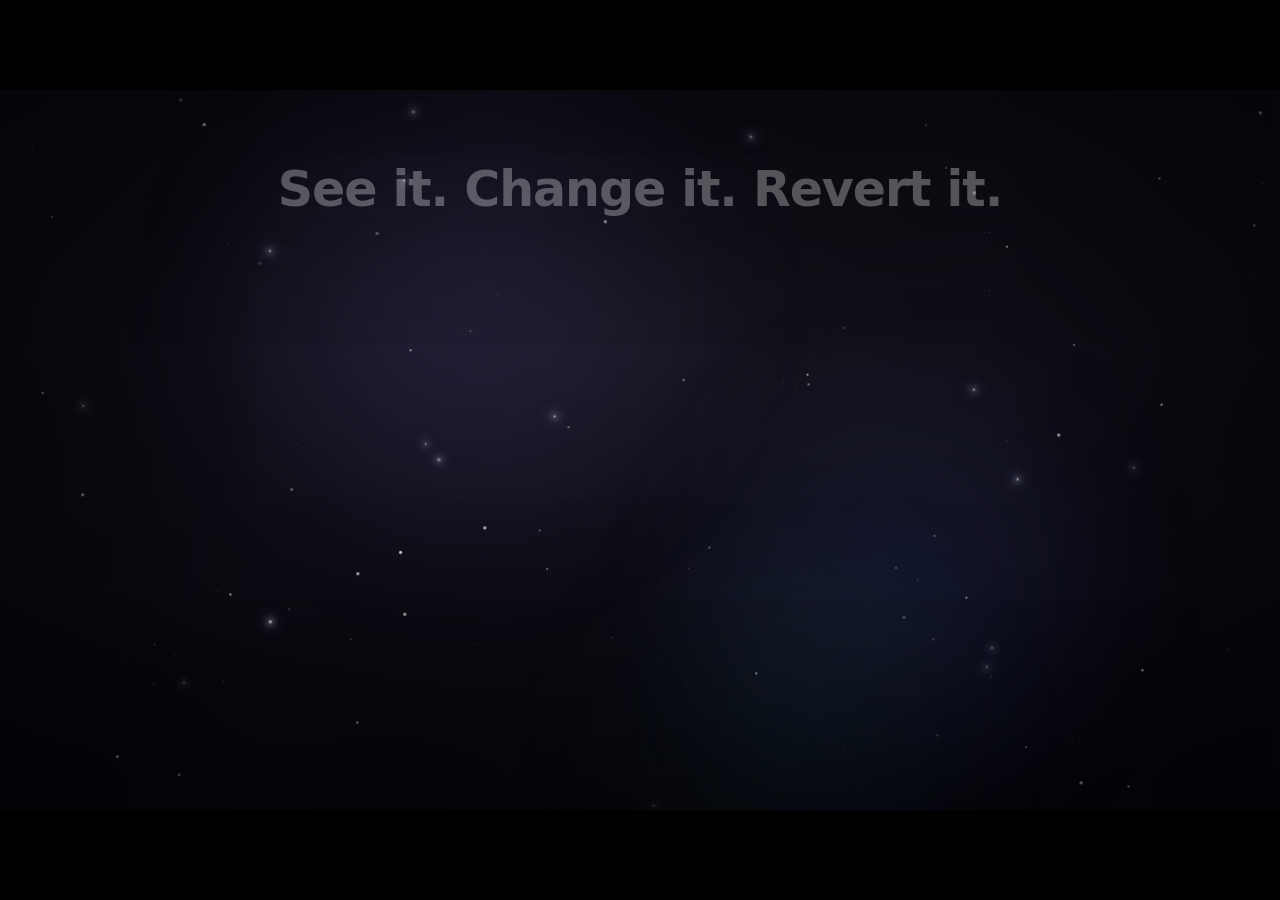
<file: docs/promo/ad-shots.html>
<!doctype html>
<html lang="en">
<head>
<meta charset="utf-8" />
<meta name="viewport" content="width=device-width, initial-scale=1" />
<title>VoidTweaks — Screens</title>
<link rel="stylesheet" href="promo.css" />
<style>
  .heading { position:absolute; left:0; right:0; top:11%; text-align:center; opacity:0; z-index:5;
             font-size:46px; font-weight:800; letter-spacing:-1px; }
  #a { width:580px; left:46px; top:30%; }
  #b { width:580px; right:46px; top:40%; z-index:3; }
</style>
</head>
<body>
<div id="wrap"><div id="stage">
  <div class="heading" id="hd">See it. Change it. Revert it.</div>
  <div class="shot" id="a"><img src="../img/hero.png" alt="VoidTweaks window" /></div>
  <div class="shot" id="b"><img src="../img/tweaks-list.png" alt="VoidTweaks tweak list" /></div>
  <div class="sub" id="sub" style="top:85%; z-index:5">A clean, transparent control center.</div>
  <div class="vignette"></div>
</div></div>

<script src="engine.js"></script>
<script>
const hd=document.getElementById('hd'), a=document.getElementById('a'), b=document.getElementById('b'), sub=document.getElementById('sub');
window.SCENE = {
  dur: 13.5,
  frame(t, {ease, band}){
    hd.style.opacity = band(t, 0.6,1.9, 12.2,13.3);
    hd.style.transform = `translateY(${(1-ease(t,0.6,1.9))*-12}px)`;
    const ea = ease(t,1.0,2.6) - ease(t,12.2,13.2);
    a.style.opacity = Math.max(0, band(t,1.0,2.6, 12.2,13.2));
    a.style.transform = `translateX(${(1-ea)*-130}px) rotate(-4deg)`;
    const eb = ease(t,2.2,3.8) - ease(t,12.2,13.2);
    b.style.opacity = Math.max(0, band(t,2.2,3.8, 12.2,13.2));
    b.style.transform = `translateX(${(1-eb)*130}px) rotate(4deg)`;
    sub.style.opacity = band(t, 6.0,7.2, 12.4,13.3);
  }
};
window.__start();
</script>
</body>
</html>
</file>
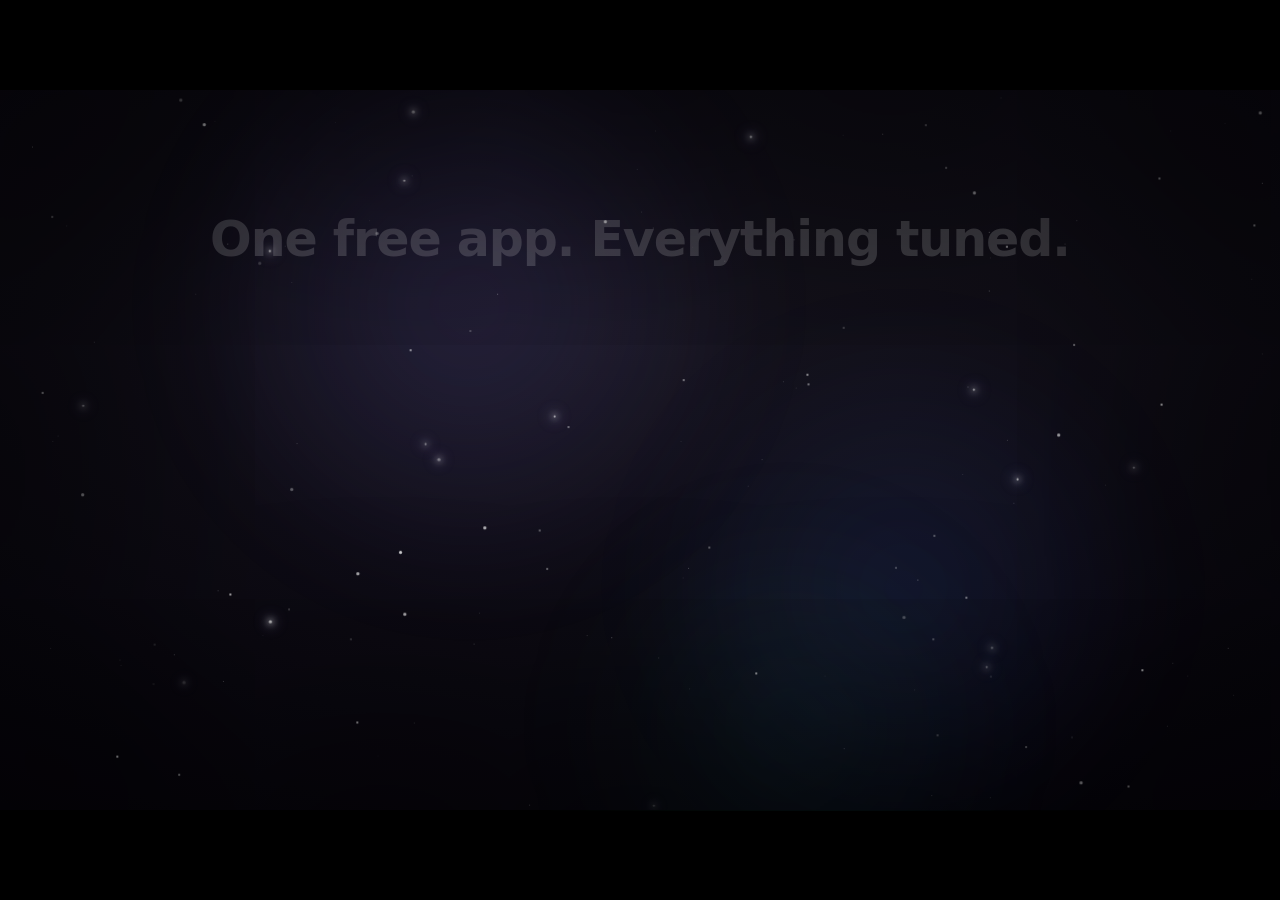
<file: docs/promo/ad-stats.html>
<!doctype html>
<html lang="en">
<head>
<meta charset="utf-8" />
<meta name="viewport" content="width=device-width, initial-scale=1" />
<title>VoidTweaks — Stats</title>
<link rel="stylesheet" href="promo.css" />
<style>
  .heading { position:absolute; left:0; right:0; top:18%; text-align:center; opacity:0;
             font-size:46px; font-weight:800; letter-spacing:-1px; }
  .tiles { position:absolute; left:0; right:0; top:50%; transform:translateY(-50%); display:flex; gap:40px; justify-content:center; }
  .tile { opacity:0; text-align:center; min-width:220px; padding:26px 18px; border-radius:20px;
          background:rgba(255,255,255,.045); border:1px solid rgba(255,255,255,.13); box-shadow:0 10px 50px rgba(139,124,240,.1); }
  .tile .num { font-size:72px; font-weight:800; line-height:1; letter-spacing:-2px; font-variant-numeric:tabular-nums;
               background:linear-gradient(180deg,#fff,#cfcdda); -webkit-background-clip:text; background-clip:text; color:transparent; }
  .tile .lbl { margin-top:12px; font-size:16px; font-weight:600; color:#b8b6c6; letter-spacing:2px; text-transform:uppercase; }
</style>
</head>
<body>
<div id="wrap"><div id="stage">
  <div class="heading" id="hd">One free app. Everything tuned.</div>
  <div class="tiles" id="tiles">
    <div class="tile" id="t0"><div class="num"><span id="n0">0</span></div><div class="lbl">Tweaks</div></div>
    <div class="tile" id="t1"><div class="num"><span id="n1">0</span></div><div class="lbl">Languages</div></div>
    <div class="tile" id="t2"><div class="num"><span id="n2">0</span>%</div><div class="lbl">Reversible</div></div>
  </div>
  <div class="sub" id="sub" style="top:78%">Performance · Privacy · Network · Gaming · Debloat</div>
  <div class="vignette"></div>
</div></div>

<script src="engine.js"></script>
<script>
const hd=document.getElementById('hd'), sub=document.getElementById('sub'),
      tiles=[document.getElementById('t0'),document.getElementById('t1'),document.getElementById('t2')],
      nums=[document.getElementById('n0'),document.getElementById('n1'),document.getElementById('n2')],
      targets=[142,9,100];
window.SCENE = {
  dur: 13.5,
  frame(t, {ease, band}){
    hd.style.opacity = band(t, 0.8,2.2, 12.2,13.3);
    hd.style.transform = `translateY(${(1-ease(t,0.8,2.2))*-12}px)`;
    tiles.forEach((tl,i)=>{ const a=2.4+i*0.45;
      tl.style.opacity = band(t, a,a+0.7, 12.3,13.2);
      tl.style.transform = `translateY(${(1-ease(t,a,a+0.7))*18}px)`;
      const p = ease(t, a+0.1, a+1.6);           // count-up finishes shortly after each tile lands
      nums[i].textContent = Math.round(targets[i]*p);
    });
    sub.style.opacity = band(t, 6.0,7.2, 12.4,13.3);
  }
};
window.__start();
</script>
</body>
</html>
</file>
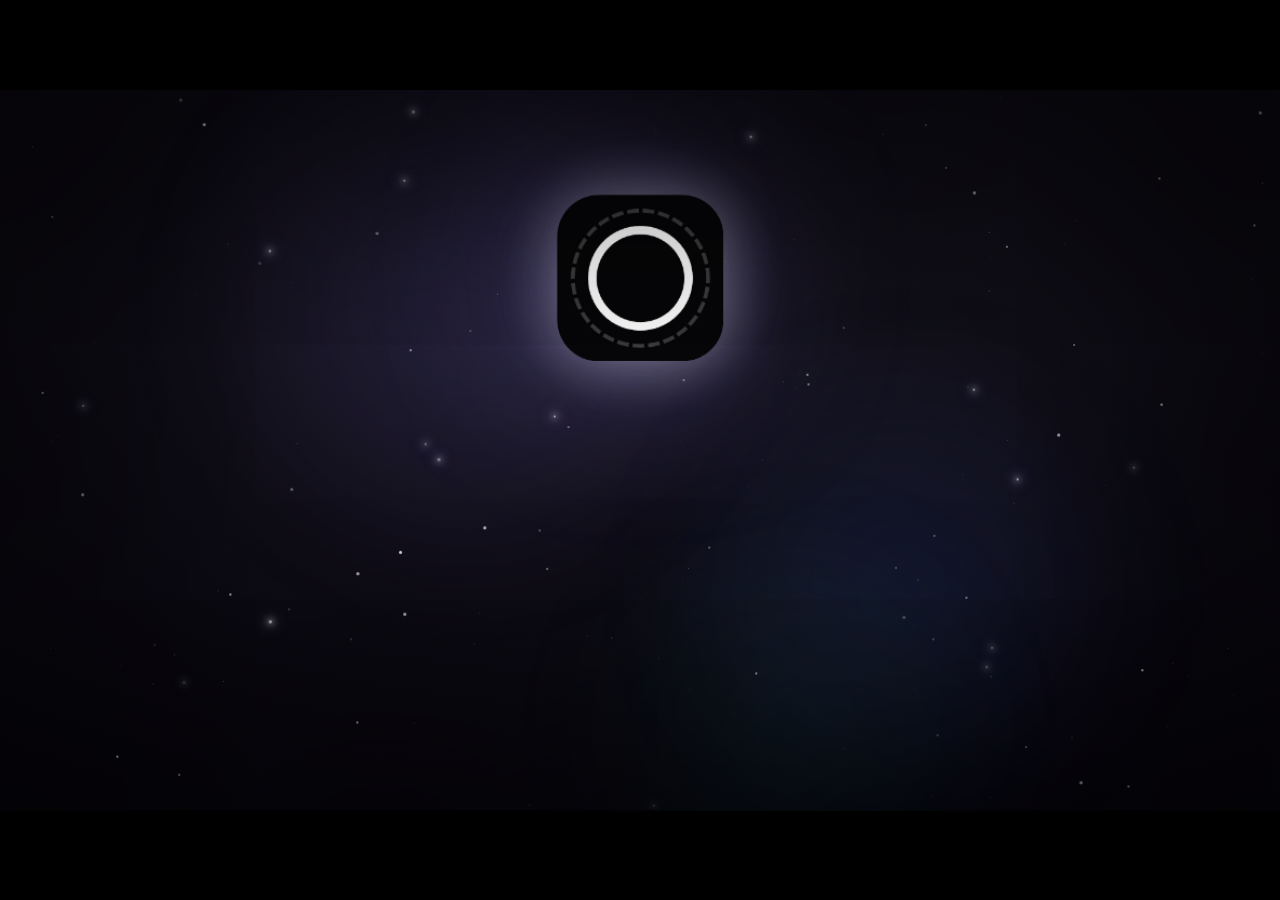
<file: docs/promo/ad-why.html>
<!doctype html>
<html lang="en">
<head>
<meta charset="utf-8" />
<meta name="viewport" content="width=device-width, initial-scale=1" />
<title>VoidTweaks — Why</title>
<link rel="stylesheet" href="promo.css" />
</head>
<body>
<div id="wrap"><div id="stage">
  <div class="glowCore" id="glow"></div>
  <div class="logo" id="logo"><img src="../img/logo.png" alt="VoidTweaks" /></div>

  <div class="line mid muted" id="l1" style="top:45%">Other optimizers hide what they change.</div>
  <div class="line big"       id="l2" style="top:54%">VoidTweaks shows <span class="hl" id="hl">every command</span>.</div>
  <div class="sub"            id="sub" style="top:71%">Open-source · plain language · one-click revert</div>
  <div class="vignette"></div>
</div></div>

<script src="engine.js"></script>
<script>
const logo=document.getElementById('logo'), glow=document.getElementById('glow'),
      l1=document.getElementById('l1'), l2=document.getElementById('l2'),
      hl=document.getElementById('hl'), sub=document.getElementById('sub');
window.SCENE = {
  dur: 13.5,
  frame(t, {ease, band, TAU}){
    const u = t/this.dur;
    logo.style.transform = `translate(-50%,-50%) scale(${1 + 0.016*Math.sin(TAU*2*u)})`;
    glow.style.opacity = 0.5 + 0.28*Math.sin(TAU*2*u);
    l1.style.opacity = band(t, 1.0,2.4, 12.2,13.3);
    l1.style.transform = `translateY(${(1-ease(t,1.0,2.4))*14}px)`;
    l2.style.opacity = band(t, 3.6,5.0, 12.2,13.3);
    l2.style.transform = `translateY(${(1-ease(t,3.6,5.0))*16}px)`;
    hl.style.setProperty('--hl', (ease(t,4.4,5.4) - ease(t,12.2,12.9)).toFixed(3));
    sub.style.opacity = band(t, 6.0,7.2, 12.4,13.3);
  }
};
window.__start();
</script>
</body>
</html>
</file>
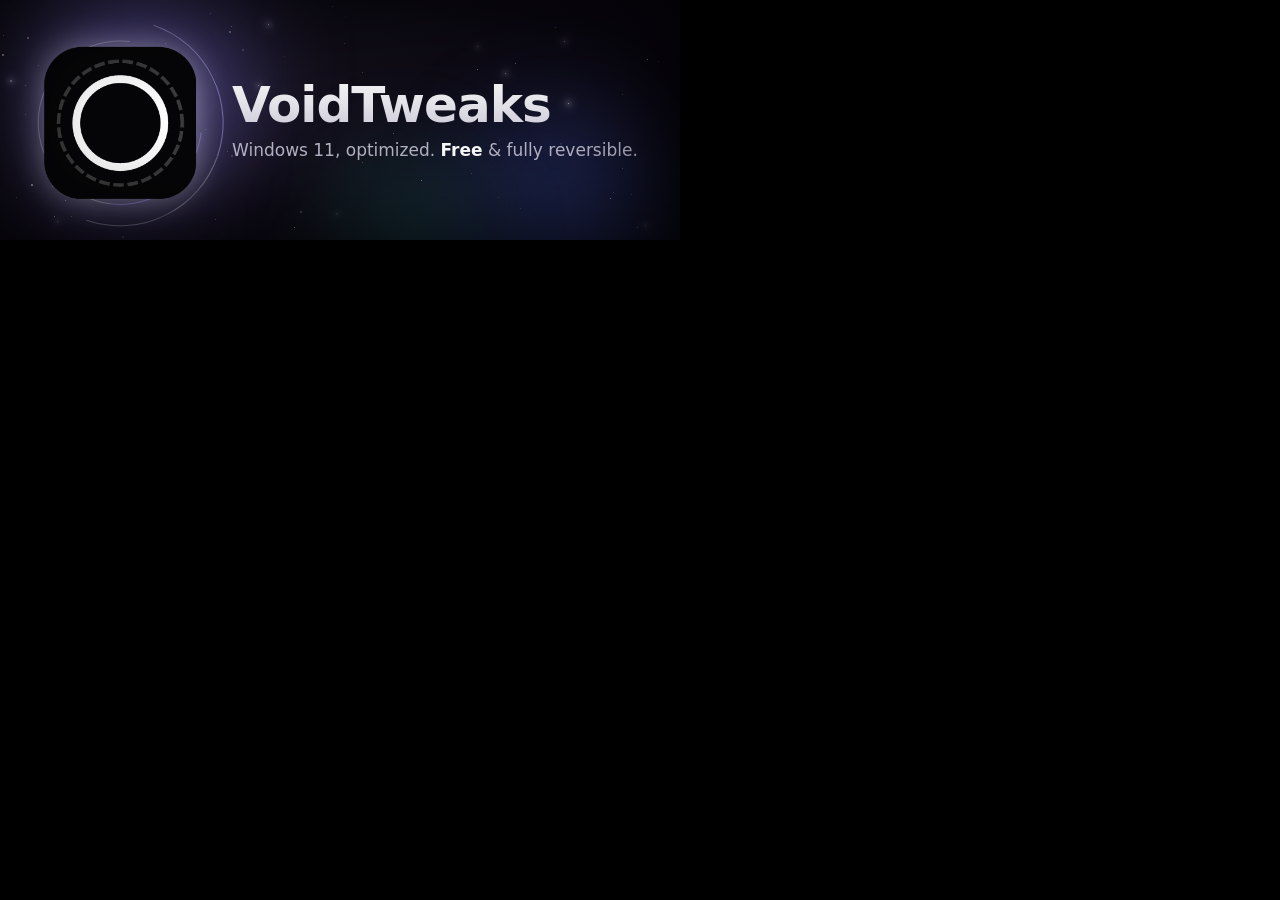
<file: docs/promo/banner.html>
<!doctype html>
<html lang="en">
<head>
<meta charset="utf-8" />
<title>VoidTweaks — Banner</title>
<style>
  * { margin:0; padding:0; box-sizing:border-box; }
  html,body { background:#000; overflow:hidden; }
  #stage { position:relative; width:680px; height:240px; overflow:hidden;
    background:radial-gradient(120% 160% at 28% 42%, #16131f 0%, #0b0812 48%, #050309 76%, #000 100%);
    font-family:'Segoe UI',system-ui,sans-serif; }
  .neb { position:absolute; border-radius:50%; filter:blur(34px); }
  .n1 { width:360px; height:360px; left:-40px; top:-120px; background:radial-gradient(circle, rgba(139,124,240,.4), transparent 64%); }
  .n2 { width:320px; height:320px; right:-40px; top:40px; background:radial-gradient(circle, rgba(83,120,255,.3), transparent 64%); }
  .n3 { width:260px; height:260px; left:40%; bottom:-120px; background:radial-gradient(circle, rgba(53,185,173,.22), transparent 64%); }
  .stars { position:absolute; inset:0; }
  .s { position:absolute; border-radius:50%; background:#fff; }
  .s.g { box-shadow:0 0 5px 1px rgba(255,255,255,.9), 0 0 12px 3px rgba(173,165,230,.5); }

  .halo { position:absolute; left:120px; top:120px; width:150px; height:150px; transform:translate(-50%,-50%); }
  .halo img { width:100%; height:100%; border-radius:22%; display:block;
    filter:drop-shadow(0 0 16px rgba(255,255,255,.4)) drop-shadow(0 0 44px rgba(139,124,240,.4)); position:relative; z-index:2; }
  .ring { position:absolute; inset:-18%; border-radius:50%; border:1.4px solid transparent;
    border-top-color:rgba(173,165,230,.55); border-right-color:rgba(255,255,255,.3); }
  .ring.r2 { inset:-4%; border-top-color:rgba(255,255,255,.3); border-left-color:rgba(139,124,240,.45); }

  .txt { position:absolute; left:232px; top:50%; transform:translateY(-50%); }
  .wordmark { font-size:50px; font-weight:800; letter-spacing:-1px; line-height:1;
    background:linear-gradient(180deg,#fff,#cdcbd9); -webkit-background-clip:text; background-clip:text; color:transparent; }
  .tag { margin-top:10px; font-size:17px; font-weight:500; color:#b9b6c9; }
  .tag b { color:#fff; font-weight:700; }
  .vignette { position:absolute; inset:0; box-shadow:inset 0 0 90px 24px rgba(0,0,0,.55); pointer-events:none; }
</style>
</head>
<body>
<div id="stage">
  <div class="neb n1" id="n1"></div><div class="neb n2" id="n2"></div><div class="neb n3" id="n3"></div>
  <div class="stars" id="stars"></div>
  <div class="halo" id="halo">
    <div class="ring" id="ring1"></div><div class="ring r2" id="ring2"></div>
    <img src="../img/logo.png" alt="VoidTweaks" />
  </div>
  <div class="txt">
    <div class="wordmark">VoidTweaks</div>
    <div class="tag">Windows 11, optimized. <b>Free</b> &amp; fully reversible.</div>
  </div>
  <div class="vignette"></div>
</div>
<script>
const DUR = 6.0, TAU = Math.PI*2;
let seed = 42; const rnd=()=>{ seed=(seed*1103515245+12345)&0x7fffffff; return seed/0x7fffffff; };
const host=document.getElementById('stars'); const stars=[];
for(let i=0;i<70;i++){ const s=document.createElement('span'); s.className='s'+(rnd()>0.7?' g':'');
  const sz=rnd()>.8?2:1; s.style.width=s.style.height=sz+'px';
  s.style.left=(rnd()*680)+'px'; s.style.top=(rnd()*240)+'px';
  host.appendChild(s); stars.push({el:s,base:0.2+rnd()*0.5,freq:(rnd()>.5?1:2),ph:rnd()*TAU}); }
const n1=document.getElementById('n1'),n2=document.getElementById('n2'),n3=document.getElementById('n3'),
      halo=document.getElementById('halo'),r1=document.getElementById('ring1'),r2=document.getElementById('ring2');
function frame(t){
  const u=t/DUR;
  n1.style.transform=`translate(${8*Math.sin(TAU*u)}px,${6*Math.cos(TAU*u)}px)`;
  n2.style.transform=`translate(${-7*Math.cos(TAU*u)}px,${5*Math.sin(TAU*u)}px)`;
  n3.style.transform=`translate(${6*Math.sin(TAU*u+1.5)}px,${-5*Math.cos(TAU*u)}px)`;
  for(const s of stars){ s.el.style.opacity=(s.base*(0.72+0.28*Math.sin(TAU*s.freq*u+s.ph))).toFixed(3); }
  halo.style.transform=`translate(-50%,-50%) translateY(${3*Math.sin(TAU*u)}px) scale(${1+0.02*Math.sin(TAU*2*u)})`;
  r1.style.transform=`rotate(${360*u}deg)`;
  r2.style.transform=`rotate(${-360*2*u}deg)`;
}
let t0=null,paused=false;
function loop(ts){ if(t0==null)t0=ts; if(!paused) frame(((ts-t0)/1000)%DUR); requestAnimationFrame(loop); }
requestAnimationFrame(loop);
window.__dur=DUR; window.__reset=()=>{t0=null;}; window.__pause=v=>{paused=v!==false;}; window.__frameAt=t=>{paused=true;frame(t);};
</script>
</body>
</html>
</file>
<file: site/assets/style.css>
/* VoidTweaks site — NullZone galaxy theme */
:root{
  --bg:#07060b; --panel:rgba(255,255,255,.045); --panel-br:rgba(255,255,255,.12);
  --ink:#f3f2f8; --muted:#a6a3b8; --faint:#75728a;
  --p:#8b7cf0; --p2:#5378ff; --t:#35b9ad; --green:#4cc38a; --red:#ef6a60;
  --maxw:1080px; --r:16px;
  --font:'Segoe UI',system-ui,-apple-system,Roboto,Helvetica,Arial,sans-serif;
}
*{margin:0;padding:0;box-sizing:border-box}
html{scroll-behavior:smooth}
body{
  font-family:var(--font); color:var(--ink); background:var(--bg); line-height:1.65;
  -webkit-font-smoothing:antialiased; overflow-x:hidden; min-height:100vh;
}
/* galaxy background (fixed, behind everything) */
.sky{position:fixed; inset:0; z-index:-2;
  background:radial-gradient(130% 120% at 50% 20%, #16131f 0%, #0b0812 46%, #050309 74%, #000 100%);}
.sky .neb{position:absolute; border-radius:50%; filter:blur(70px); mix-blend-mode:screen; opacity:.6}
.neb.a{width:46vw;height:46vw;left:2%;top:-8%;background:radial-gradient(circle,rgba(139,124,240,.42),transparent 64%);animation:drift 50s ease-in-out infinite}
.neb.b{width:42vw;height:42vw;right:0;top:30%;background:radial-gradient(circle,rgba(83,120,255,.3),transparent 64%);animation:drift 64s ease-in-out infinite reverse}
.neb.c{width:40vw;height:40vw;left:35%;top:70%;background:radial-gradient(circle,rgba(53,185,173,.22),transparent 64%);animation:drift 72s ease-in-out infinite}
@keyframes drift{0%,100%{transform:translate(0,0)}50%{transform:translate(3vw,2vh)}}
#stars{position:fixed;inset:0;z-index:-1}
#stars .s{position:absolute;border-radius:50%;background:#fff;animation:tw var(--d,4s) ease-in-out infinite alternate}
#stars .s.g{box-shadow:0 0 6px 1px rgba(255,255,255,.9),0 0 14px 3px rgba(173,165,230,.5)}
@keyframes tw{from{opacity:.12}to{opacity:.9}}
@media (prefers-reduced-motion:reduce){*{animation:none!important}}

a{color:var(--p);text-decoration:none}
a:hover{text-decoration:underline}
.wrap{max-width:var(--maxw);margin:0 auto;padding:0 20px}

/* nav */
header.nav{position:sticky;top:0;z-index:50;backdrop-filter:blur(12px);
  background:rgba(10,8,16,.55);border-bottom:1px solid var(--panel-br)}
.nav .wrap{display:flex;align-items:center;gap:14px;height:62px}
.brand{display:flex;align-items:center;gap:11px;font-weight:800;font-size:19px;letter-spacing:-.3px}
.brand img{width:30px;height:30px;border-radius:8px;filter:drop-shadow(0 0 10px rgba(139,124,240,.5))}
.nav nav{margin-left:auto;display:flex;gap:4px;align-items:center;flex-wrap:wrap}
.nav nav a{color:var(--muted);font-weight:600;font-size:14.5px;padding:8px 13px;border-radius:10px}
.nav nav a:hover,.nav nav a.active{color:#fff;background:var(--panel);text-decoration:none}
.nav .gh{color:#fff;border:1px solid var(--panel-br)}

/* buttons */
.btn{display:inline-flex;align-items:center;gap:9px;font-weight:700;font-size:15px;
  padding:12px 22px;border-radius:12px;border:1px solid transparent;cursor:pointer;transition:.15s}
.btn.primary{color:#0a0a0c;background:linear-gradient(180deg,#fff,#ddd9ea);box-shadow:0 8px 34px rgba(139,124,240,.3)}
.btn.primary:hover{transform:translateY(-1px);text-decoration:none}
.btn.ghost{color:#fff;border-color:var(--panel-br);background:var(--panel)}
.btn.ghost:hover{background:rgba(255,255,255,.09);text-decoration:none}

/* hero */
.hero{text-align:center;padding:86px 0 52px}
.hero .logo{width:120px;height:120px;border-radius:26px;margin:0 auto 26px;display:block;
  filter:drop-shadow(0 0 26px rgba(255,255,255,.35)) drop-shadow(0 0 70px rgba(139,124,240,.4));
  animation:float 9s ease-in-out infinite}
@keyframes float{0%,100%{transform:translateY(0)}50%{transform:translateY(-10px)}}
.hero h1{font-size:clamp(38px,7vw,68px);font-weight:800;letter-spacing:-2px;line-height:1.02;
  background:linear-gradient(100deg,#fff 20%,#c9b8ff 38%,#fff 55%,#9fd8ff 70%,#fff 88%);
  background-size:220% 100%;-webkit-background-clip:text;background-clip:text;color:transparent;
  animation:sheen 7s linear infinite}
@keyframes sheen{to{background-position:220% 0}}
.hero .lead{max-width:640px;margin:18px auto 0;color:var(--muted);font-size:clamp(16px,2.4vw,20px)}
.hero .cta{margin-top:30px;display:flex;gap:12px;justify-content:center;flex-wrap:wrap}
.pills{margin-top:26px;display:flex;gap:10px;justify-content:center;flex-wrap:wrap}
.pill{font-size:13px;color:var(--muted);background:var(--panel);border:1px solid var(--panel-br);
  padding:7px 14px;border-radius:999px}
.pill b{color:#fff}

/* sections */
section{padding:46px 0}
.sec-head{text-align:center;max-width:620px;margin:0 auto 34px}
.sec-head h2{font-size:clamp(26px,4vw,38px);font-weight:800;letter-spacing:-1px}
.sec-head p{color:var(--muted);margin-top:10px}
.eyebrow{color:var(--p);font-weight:700;font-size:13px;letter-spacing:2px;text-transform:uppercase}

/* cards grid */
.grid{display:grid;gap:16px;grid-template-columns:repeat(auto-fit,minmax(240px,1fr))}
/* feature card grids: flex-centered so the last row never orphans left */
.grid.stagger{display:flex;flex-wrap:wrap;justify-content:center;gap:16px;max-width:1080px;margin:0 auto}
.grid.stagger>.card{flex:1 1 300px;max-width:340px}
@media(max-width:720px){.grid.stagger>.card{flex-basis:100%;max-width:420px}}
.card{background:var(--panel);border:1px solid var(--panel-br);border-radius:var(--r);padding:22px;
  transition:.18s}
.card:hover{border-color:rgba(139,124,240,.5);background:rgba(139,124,240,.06);transform:translateY(-3px)}
.card .ic{font-size:26px;margin-bottom:12px}
.card h3{font-size:18px;font-weight:700;margin-bottom:6px}
.card p{color:var(--muted);font-size:14.5px}

/* content prose (guide/faq) */
.prose{max-width:800px;margin:0 auto}
.prose h2{font-size:28px;font-weight:800;margin:40px 0 14px;letter-spacing:-.5px;scroll-margin-top:80px}
.prose h3{font-size:20px;font-weight:700;margin:26px 0 8px}
.prose p,.prose li{color:#d8d6e2}
.prose ul,.prose ol{margin:10px 0 10px 22px}
.prose li{margin:6px 0}
.prose code{background:rgba(255,255,255,.08);border:1px solid var(--panel-br);border-radius:6px;
  padding:1px 7px;font-family:ui-monospace,Consolas,monospace;font-size:13.5px;color:#e9e7f3}
.prose img{max-width:100%;border-radius:12px;border:1px solid var(--panel-br);margin:16px 0;
  box-shadow:0 20px 60px rgba(0,0,0,.5)}
.note{background:rgba(139,124,240,.09);border:1px solid rgba(139,124,240,.35);border-left-width:3px;
  border-radius:10px;padding:14px 18px;margin:18px 0}
.note.warn{background:rgba(239,106,96,.08);border-color:rgba(239,106,96,.4)}
.note.tip{background:rgba(76,195,138,.08);border-color:rgba(76,195,138,.4)}

/* numbered steps */
.steps{counter-reset:s;list-style:none;margin:0}
.steps>li{position:relative;padding:0 0 22px 56px;margin:0}
.steps>li::before{counter-increment:s;content:counter(s);position:absolute;left:0;top:-2px;
  width:38px;height:38px;border-radius:11px;display:grid;place-items:center;font-weight:800;
  color:#fff;background:linear-gradient(180deg,rgba(139,124,240,.35),rgba(83,120,255,.2));
  border:1px solid rgba(139,124,240,.5)}
.steps>li h3{margin:3px 0 4px}

/* faq */
.faq details{background:var(--panel);border:1px solid var(--panel-br);border-radius:12px;
  padding:4px 20px;margin:10px 0}
.faq summary{cursor:pointer;font-weight:700;font-size:16.5px;padding:14px 0;list-style:none;
  display:flex;justify-content:space-between;align-items:center;gap:12px}
.faq summary::-webkit-details-marker{display:none}
.faq summary::after{content:"+";color:var(--p);font-size:22px;font-weight:400}
.faq details[open] summary::after{content:"−"}
.faq details p,.faq details li{color:var(--muted);padding-bottom:14px}

/* toc */
.toc{position:sticky;top:78px;align-self:start;font-size:14px}
.toc a{display:block;color:var(--muted);padding:5px 0;border-left:2px solid transparent;padding-left:12px}
.toc a:hover{color:#fff;border-color:var(--p);text-decoration:none}
.layout{display:grid;grid-template-columns:220px 1fr;gap:40px}
@media(max-width:820px){.layout{grid-template-columns:1fr}.toc{display:none}}

/* download rows */
.dl{display:flex;align-items:center;gap:18px;background:var(--panel);border:1px solid var(--panel-br);
  border-radius:14px;padding:20px;margin:12px 0;flex-wrap:wrap}
.dl .meta{flex:1;min-width:200px}
.dl .meta h3{font-size:17px}
.dl .meta p{color:var(--muted);font-size:14px}

/* footer */
footer{border-top:1px solid var(--panel-br);margin-top:50px;padding:34px 0;color:var(--faint);font-size:14px}
footer .wrap{display:flex;gap:16px;justify-content:space-between;flex-wrap:wrap;align-items:center}
footer a{color:var(--muted)}
.cta-band{text-align:center;background:linear-gradient(180deg,rgba(139,124,240,.1),transparent);
  border:1px solid var(--panel-br);border-radius:22px;padding:46px 24px;margin:20px 0}
.cta-band h2{font-size:clamp(26px,4vw,36px);font-weight:800}
.cta-band p{color:var(--muted);margin:10px auto 22px;max-width:480px}

/* ── cinematic home additions ────────────────────────────── */
.halo3d{width:128px;height:128px;margin:0 auto 26px;perspective:700px}
.halo3d .logo{width:128px;height:128px;border-radius:28px;display:block;will-change:transform;
  filter:drop-shadow(0 0 26px rgba(255,255,255,.35)) drop-shadow(0 0 70px rgba(139,124,240,.4));
  animation:float 9s ease-in-out infinite}
.hero .logo{margin:0}
.scroll-hint{margin-top:40px;color:var(--faint);font-size:13px;letter-spacing:2px;text-transform:uppercase;
  animation:bob 2.2s ease-in-out infinite}
@keyframes bob{0%,100%{transform:translateY(0);opacity:.5}50%{transform:translateY(6px);opacity:1}}
.adstep-note{margin-top:16px;color:var(--faint);font-size:13.5px}
.adstep-note a{color:var(--muted)}

.statband{display:grid;grid-template-columns:repeat(4,1fr);gap:16px;text-align:center;
  background:var(--panel);border:1px solid var(--panel-br);border-radius:20px;padding:30px 18px;
  box-shadow:0 20px 70px rgba(0,0,0,.4)}
.statband .num{font-size:clamp(34px,5vw,56px);font-weight:800;letter-spacing:-2px;line-height:1;font-variant-numeric:tabular-nums;
  background:linear-gradient(180deg,#fff,#c9c6d8);-webkit-background-clip:text;background-clip:text;color:transparent}
.statband .lbl{margin-top:8px;font-size:13px;font-weight:600;letter-spacing:2px;text-transform:uppercase;color:var(--muted)}
@media(max-width:620px){.statband{grid-template-columns:repeat(2,1fr);gap:22px}}

.frow{display:grid;grid-template-columns:1fr 1fr;gap:46px;align-items:center;margin:66px 0}
.frow.rev .ftxt{order:2}
.frow .eyebrow{margin-bottom:8px;display:block}
.frow h2{font-size:clamp(24px,3.4vw,34px);font-weight:800;letter-spacing:-.8px;line-height:1.1}
.frow p{color:var(--muted);margin:12px 0 18px;font-size:16px}
.fimg img{width:100%;border-radius:16px;border:1px solid var(--panel-br);box-shadow:0 30px 80px rgba(0,0,0,.6)}
@media(max-width:820px){.frow{grid-template-columns:1fr;gap:24px;margin:44px 0}.frow.rev .ftxt{order:0}}

/* ── Inline download popup (locker checkpoint) ─────────────────────────── */
.vt-ov{position:fixed;inset:0;z-index:999;display:none;align-items:center;justify-content:center;
  background:rgba(5,4,10,.72);backdrop-filter:blur(8px);padding:20px}
.vt-ov.open{display:flex;animation:vtfade .25s ease}
@keyframes vtfade{from{opacity:0}to{opacity:1}}
.vt-modal{position:relative;max-width:420px;width:100%;text-align:center;padding:34px 28px 30px;
  background:linear-gradient(180deg,rgba(26,20,44,.96),rgba(12,9,22,.97));
  border:1px solid rgba(139,124,240,.35);border-radius:20px;
  box-shadow:0 40px 120px rgba(0,0,0,.7),0 0 60px rgba(139,124,240,.15);
  animation:vtpop .3s cubic-bezier(.2,.8,.2,1)}
@keyframes vtpop{from{transform:translateY(16px) scale(.96);opacity:0}to{transform:none;opacity:1}}
.vt-logo{width:58px;height:58px;filter:drop-shadow(0 0 16px rgba(139,124,240,.6))}
.vt-modal h3{font-size:22px;font-weight:800;margin:12px 0 8px;letter-spacing:-.5px}
.vt-sub{color:var(--muted);font-size:14px;line-height:1.5;margin-bottom:18px}
.vt-step{display:flex;gap:10px;align-items:flex-start;text-align:left;font-size:13.5px;color:#d7d3ea;
  background:rgba(255,255,255,.04);border:1px solid var(--panel-br);border-radius:12px;padding:12px 14px;margin-bottom:18px}
.vt-badge{flex:none;width:22px;height:22px;border-radius:50%;background:rgba(139,124,240,.9);color:#fff;
  font-size:13px;font-weight:700;display:flex;align-items:center;justify-content:center}
.vt-go{width:100%;justify-content:center;font-size:15px}
.vt-skip{display:inline-block;margin-top:14px;color:var(--muted);font-size:13px;text-decoration:underline;text-underline-offset:3px}
.vt-skip:hover{color:#fff}
.vt-x{position:absolute;top:12px;right:14px;background:none;border:none;color:var(--muted);
  font-size:26px;line-height:1;cursor:pointer}
.vt-x:hover{color:#fff}

/* ══ POLISH: motion inspired by magicui / cult-ui / reactdrops ══ */

/* Aurora glow behind hero logo */
.halo3d{position:relative;display:grid;place-items:center}
.halo3d::before{content:"";position:absolute;width:260px;height:260px;border-radius:50%;z-index:-1;
  background:conic-gradient(from 0deg,rgba(139,124,240,.55),rgba(83,120,255,.4),rgba(53,185,173,.45),rgba(139,124,240,.55));
  filter:blur(46px);opacity:.75;animation:spin 14s linear infinite}
@keyframes spin{to{transform:rotate(360deg)}}

/* Spotlight hover on cards (mouse-follow radial glow) */
.card{position:relative;overflow:hidden}
.card::before{content:"";position:absolute;inset:0;border-radius:inherit;opacity:0;transition:opacity .3s;
  background:radial-gradient(240px circle at var(--mx,50%) var(--my,50%),rgba(139,124,240,.16),transparent 60%);
  pointer-events:none}
.card:hover::before{opacity:1}

/* Shimmer sheen sweeping across primary button */
.btn.primary{position:relative;overflow:hidden;isolation:isolate}
.btn.primary::after{content:"";position:absolute;top:0;left:-120%;width:60%;height:100%;z-index:1;
  background:linear-gradient(100deg,transparent,rgba(139,124,240,.55),transparent);
  transform:skewX(-18deg);animation:swipe 3.6s ease-in-out infinite}
@keyframes swipe{0%,62%{left:-120%}82%,100%{left:160%}}

/* Border-beam: rotating gradient edge on the CTA band */
.cta-band{position:relative;isolation:isolate;overflow:hidden}
.cta-band::before{content:"";position:absolute;inset:-1px;border-radius:inherit;z-index:-1;padding:1px;
  background:conic-gradient(from var(--beam,0deg),transparent 0 72%,var(--p) 84%,var(--t) 92%,transparent 100%);
  -webkit-mask:linear-gradient(#000 0 0) content-box,linear-gradient(#000 0 0);
  -webkit-mask-composite:xor;mask-composite:exclude;animation:beam 6s linear infinite}
@property --beam{syntax:'<angle>';inherits:false;initial-value:0deg}
@keyframes beam{to{--beam:360deg}}
/* keep card text above the spotlight glow */
.card>*{position:relative;z-index:1}

/* ══ POLISH v2: cursor-reactive + scroll motion ══ */

/* Magnetic buttons + tilt images: smooth return */
.btn{will-change:transform}
.fimg img{transition:transform .25s ease, box-shadow .25s ease;transform-style:preserve-3d;will-change:transform}
.fimg{perspective:900px}
.fimg img:hover{box-shadow:0 40px 110px rgba(139,124,240,.28)}

/* Shrinking dock nav */
header.nav{transition:background .3s, box-shadow .3s, backdrop-filter .3s}
header.nav.scrolled{background:rgba(8,6,14,.82);box-shadow:0 10px 40px rgba(0,0,0,.5);backdrop-filter:blur(18px) saturate(1.2)}
header.nav.scrolled .wrap{height:52px}
.nav .wrap{transition:height .3s}

/* Marquee ribbon */
.marquee{overflow:hidden;position:relative;border-block:1px solid var(--panel-br);
  padding:12px 0;margin:30px 0;-webkit-mask:linear-gradient(90deg,transparent,#000 12%,#000 88%,transparent)}
.marquee-track{display:inline-flex;gap:34px;white-space:nowrap;will-change:transform;animation:slide 26s linear infinite}
.marquee:hover .marquee-track{animation-play-state:paused}
.marquee span{color:var(--muted);font-weight:700;font-size:14px;letter-spacing:.5px;display:inline-flex;gap:34px;align-items:center}
.marquee b{color:#fff}
.marquee i{color:var(--p);font-style:normal}
@keyframes slide{to{transform:translateX(-50%)}}

/* Animated section dividers */
.divider{height:1px;max-width:1080px;margin:8px auto;border:0;
  background:linear-gradient(90deg,transparent,var(--p),var(--t),transparent);
  transform:scaleX(0);transform-origin:center;opacity:.0}
.divider.in{transform:scaleX(1);opacity:.7;transition:transform 1.1s cubic-bezier(.2,.8,.1,1),opacity 1.1s}

/* Count-up blur-in on stats */
.statband .num{filter:blur(0);transition:filter .6s}
.statband .num.counting{filter:blur(6px)}

/* Particle burst (download popup) */
.vt-spark{position:fixed;z-index:1000;width:7px;height:7px;border-radius:50%;pointer-events:none;
  background:radial-gradient(circle,#fff,var(--p));will-change:transform,opacity}

@media (prefers-reduced-motion:reduce){
  .marquee-track{animation:none}
  .divider{transform:scaleX(1);opacity:.6}
}

/* Live demo window shell */
.demo-shell{max-width:940px;margin:0 auto;border-radius:16px}
.demo-shell .hd-win{box-shadow:0 40px 120px -30px rgba(0,0,0,.85),0 0 70px rgba(139,124,240,.14),0 0 0 1px rgba(139,124,240,.18)}
</file>
<file: docs/promo/promo.css>
:root { --ink:#F6F6F9; }
* { margin:0; padding:0; box-sizing:border-box; }
html,body { background:#000; height:100%; overflow:hidden; }
#wrap { position:absolute; inset:0; }
#stage {
  position:absolute; width:1200px; height:675px; transform-origin:0 0;
  background:radial-gradient(130% 110% at 50% 34%, #15131c 0%, #0a0810 50%, #050309 76%, #000 100%);
  font-family:'Segoe UI',system-ui,sans-serif; color:var(--ink); overflow:hidden;
}
/* dark-galaxy background (injected by engine.js) */
.neb { position:absolute; border-radius:50%; filter:blur(46px); opacity:.55; will-change:transform; }
.neb.a { width:620px; height:620px; left:120px; top:-120px; background:radial-gradient(circle, rgba(139,124,240,.30), rgba(139,124,240,0) 65%); }
.neb.b { width:560px; height:560px; right:60px; top:180px; background:radial-gradient(circle, rgba(83,120,255,.22), rgba(83,120,255,0) 65%); }
.neb.c { width:500px; height:500px; left:40%; bottom:-180px; background:radial-gradient(circle, rgba(53,185,173,.16), rgba(53,185,173,0) 65%); }
.stars, .starsFar { position:absolute; inset:0; }
.star { position:absolute; border-radius:50%; background:#fff; will-change:opacity; }
.star.glow { box-shadow:0 0 6px 1px rgba(255,255,255,.9), 0 0 14px 3px rgba(173,165,230,.5); }
.vignette { position:absolute; inset:0; box-shadow:inset 0 0 240px 80px rgba(0,0,0,.6); pointer-events:none; }

/* logo */
.logo { position:absolute; left:50%; top:26%; width:154px; height:154px; transform:translate(-50%,-50%); will-change:transform; }
.logo img { width:100%; height:100%; display:block; border-radius:34px;
            filter:drop-shadow(0 0 28px rgba(255,255,255,.4)) drop-shadow(0 0 80px rgba(139,124,240,.35)); }
.glowCore { position:absolute; left:50%; top:26%; width:300px; height:300px; transform:translate(-50%,-50%);
            border-radius:50%; background:radial-gradient(circle, rgba(255,255,255,.2), rgba(139,124,240,.08) 40%, rgba(255,255,255,0) 64%); }

/* text rows (each scene positions via inline top or these helpers) */
.wordmark { position:absolute; left:0; right:0; text-align:center; opacity:0; font-size:80px; font-weight:800; letter-spacing:-1.5px; line-height:1; }
.wordmark .w { display:inline-block; padding:0 6px; background:linear-gradient(180deg,#fff,#d0ced9); -webkit-background-clip:text; background-clip:text; color:transparent; }
.line { position:absolute; left:0; right:0; text-align:center; opacity:0; line-height:1.1; }
.line.big { font-size:54px; font-weight:800; letter-spacing:-1px; }
.line.mid { font-size:34px; font-weight:700; }
.line.muted { color:#8d8aa0; }
.sub { position:absolute; left:0; right:0; text-align:center; font-size:22px; font-weight:500; color:#c9c7d5; opacity:0; }
.hl { position:relative; color:#0a0a0c; font-weight:800; padding:0 9px; z-index:1; white-space:nowrap; }
.hl::before { content:""; position:absolute; left:0; bottom:2px; height:80%; width:100%; z-index:-1; background:#fff; border-radius:3px; transform-origin:left center; transform:scaleX(var(--hl,0)); }

/* chips */
.chips { position:absolute; left:0; right:0; display:flex; gap:16px; justify-content:center; }
.chip { opacity:0; padding:12px 22px; border-radius:14px; font-size:18px; font-weight:500; color:#dcdae6;
        background:rgba(255,255,255,.05); border:1px solid rgba(255,255,255,.15); display:flex; align-items:center; gap:9px; box-shadow:0 2px 20px rgba(139,124,240,.06); }
.chip b { color:#fff; font-weight:800; }
.stat { font-variant-numeric:tabular-nums; }

/* CTA */
.cta { position:absolute; left:0; right:0; text-align:center; opacity:0; }
.cta .btn { display:inline-block; padding:15px 36px; border-radius:13px; font-size:20px; font-weight:700; color:#0a0a0c; background:linear-gradient(180deg,#fff,#dedce8); box-shadow:0 10px 44px rgba(139,124,240,.28); }
.cta .sub2 { margin-top:11px; font-size:14px; color:#908ea0; letter-spacing:.4px; }

/* screenshot cards */
.shot { position:absolute; border-radius:14px; overflow:hidden; opacity:0; border:1px solid rgba(255,255,255,.14);
        box-shadow:0 20px 70px rgba(0,0,0,.6), 0 0 44px rgba(139,124,240,.12); will-change:transform,opacity; }
.shot img { display:block; width:100%; height:auto; }
</file>
